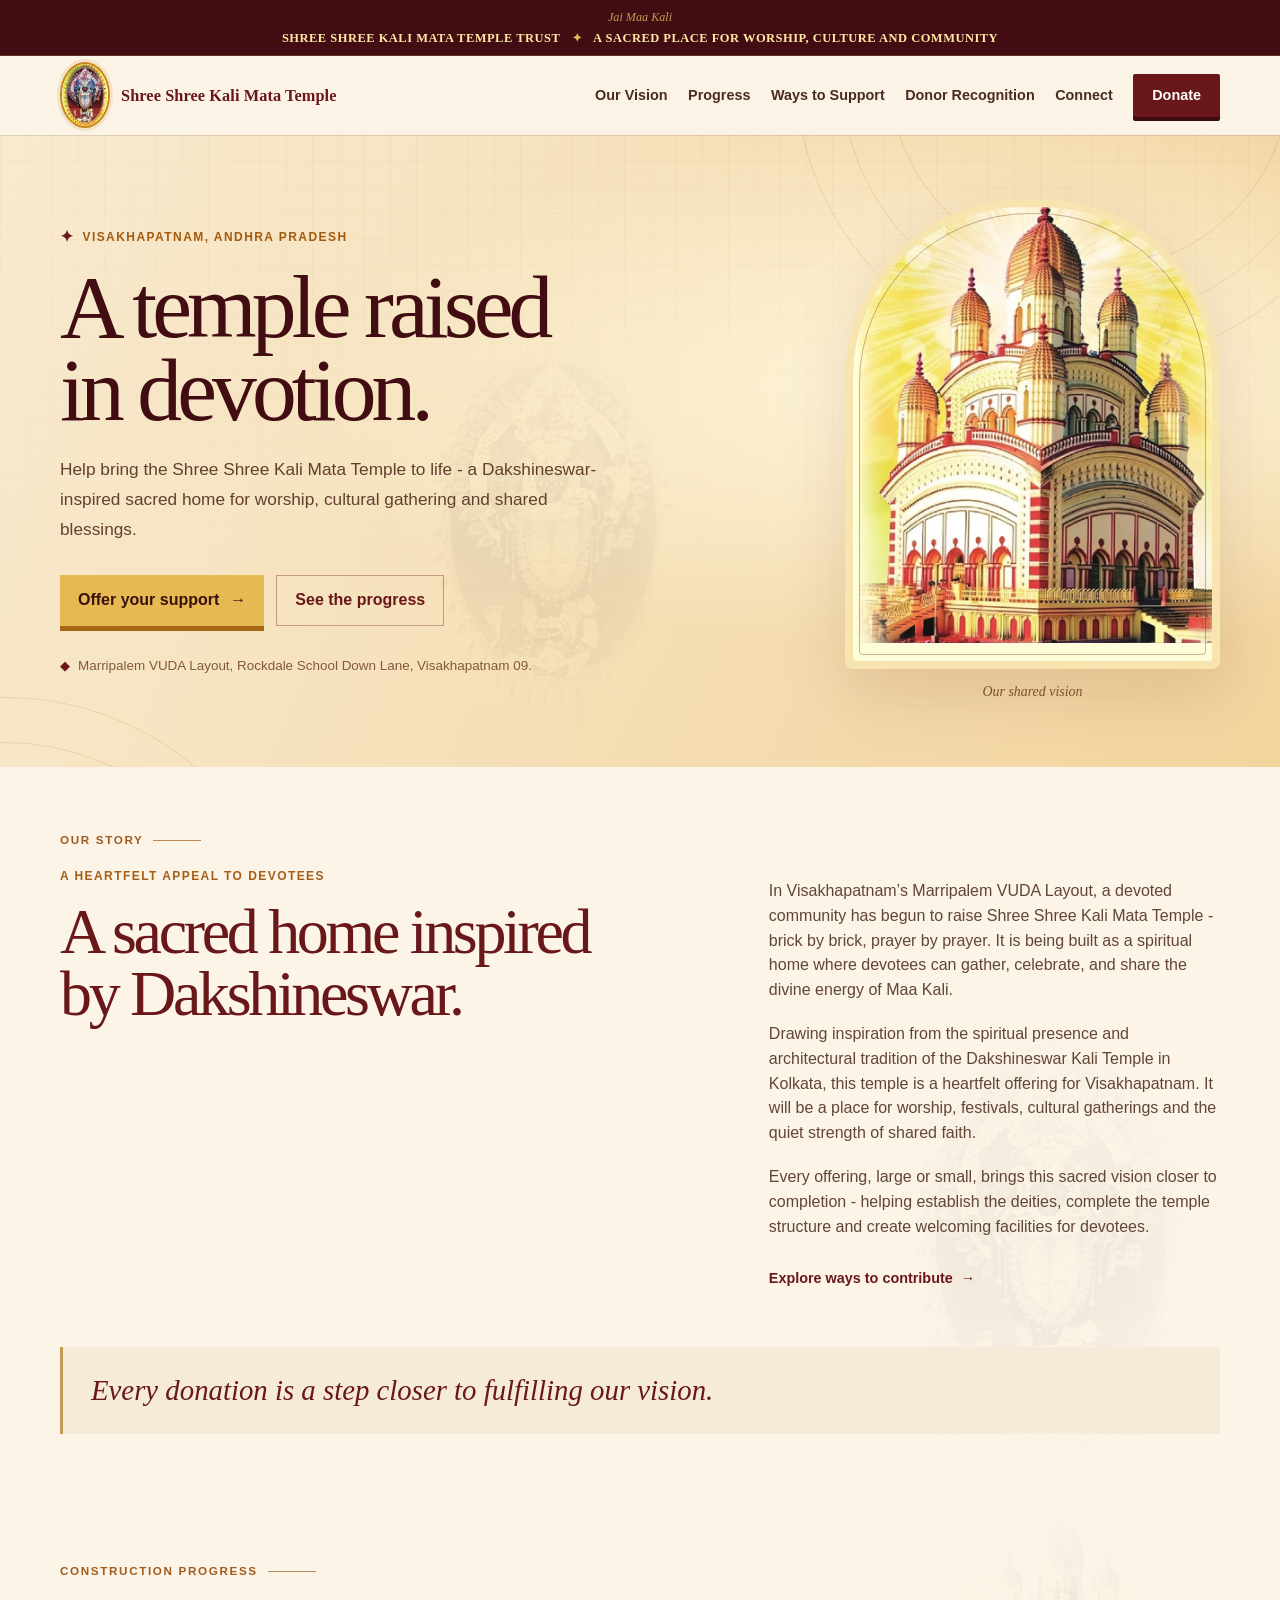
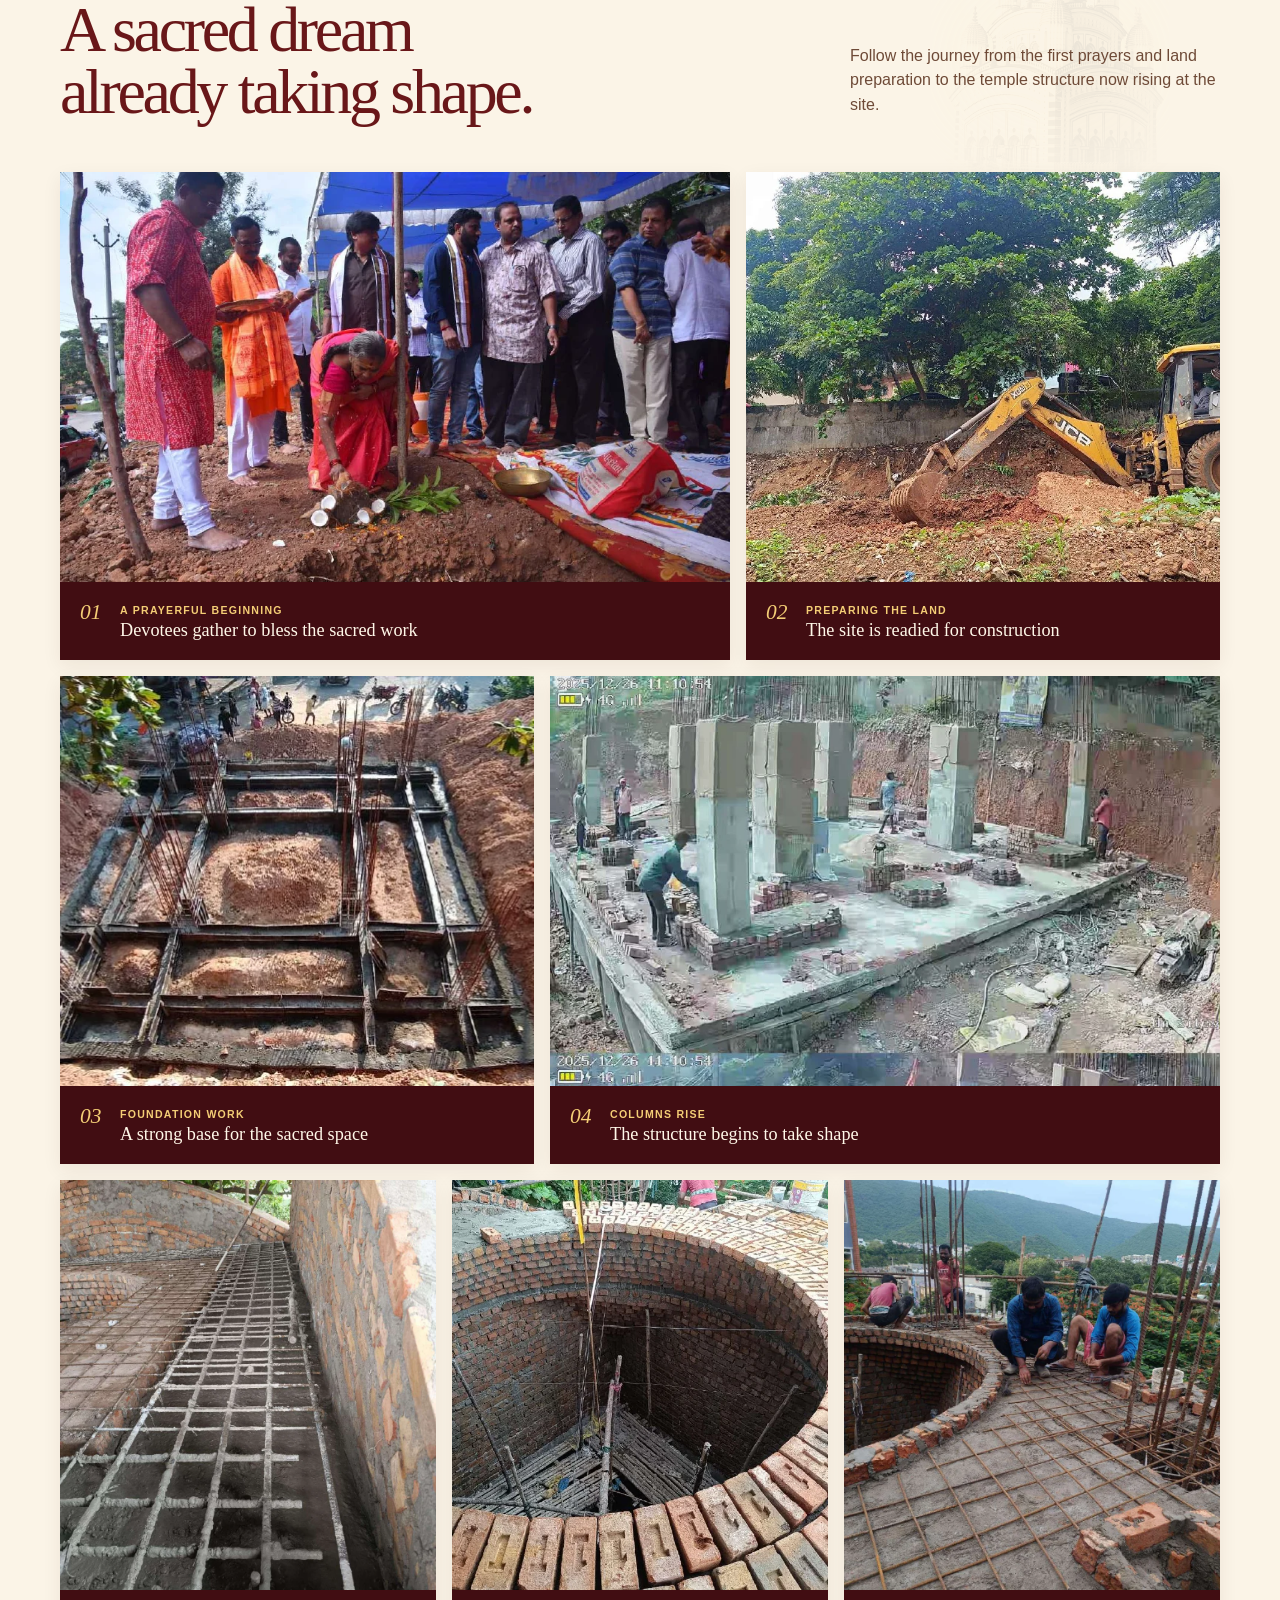
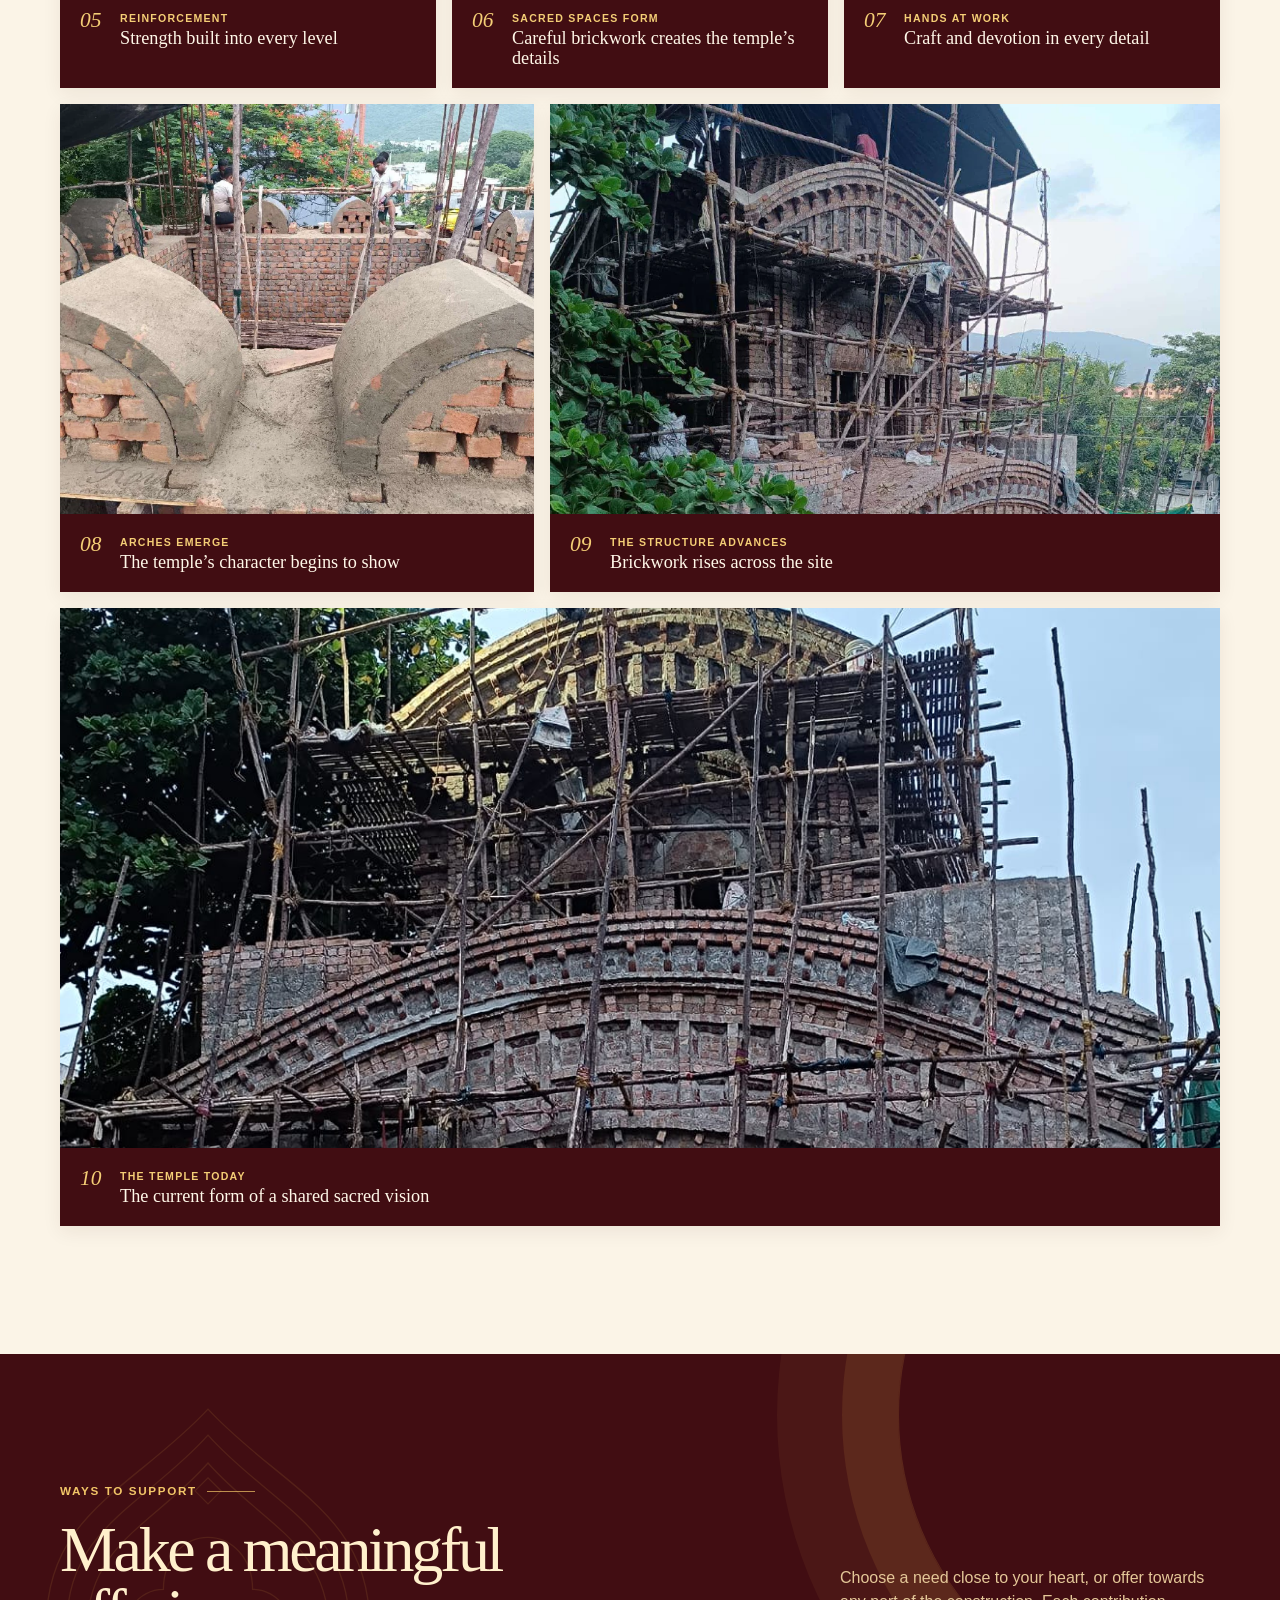
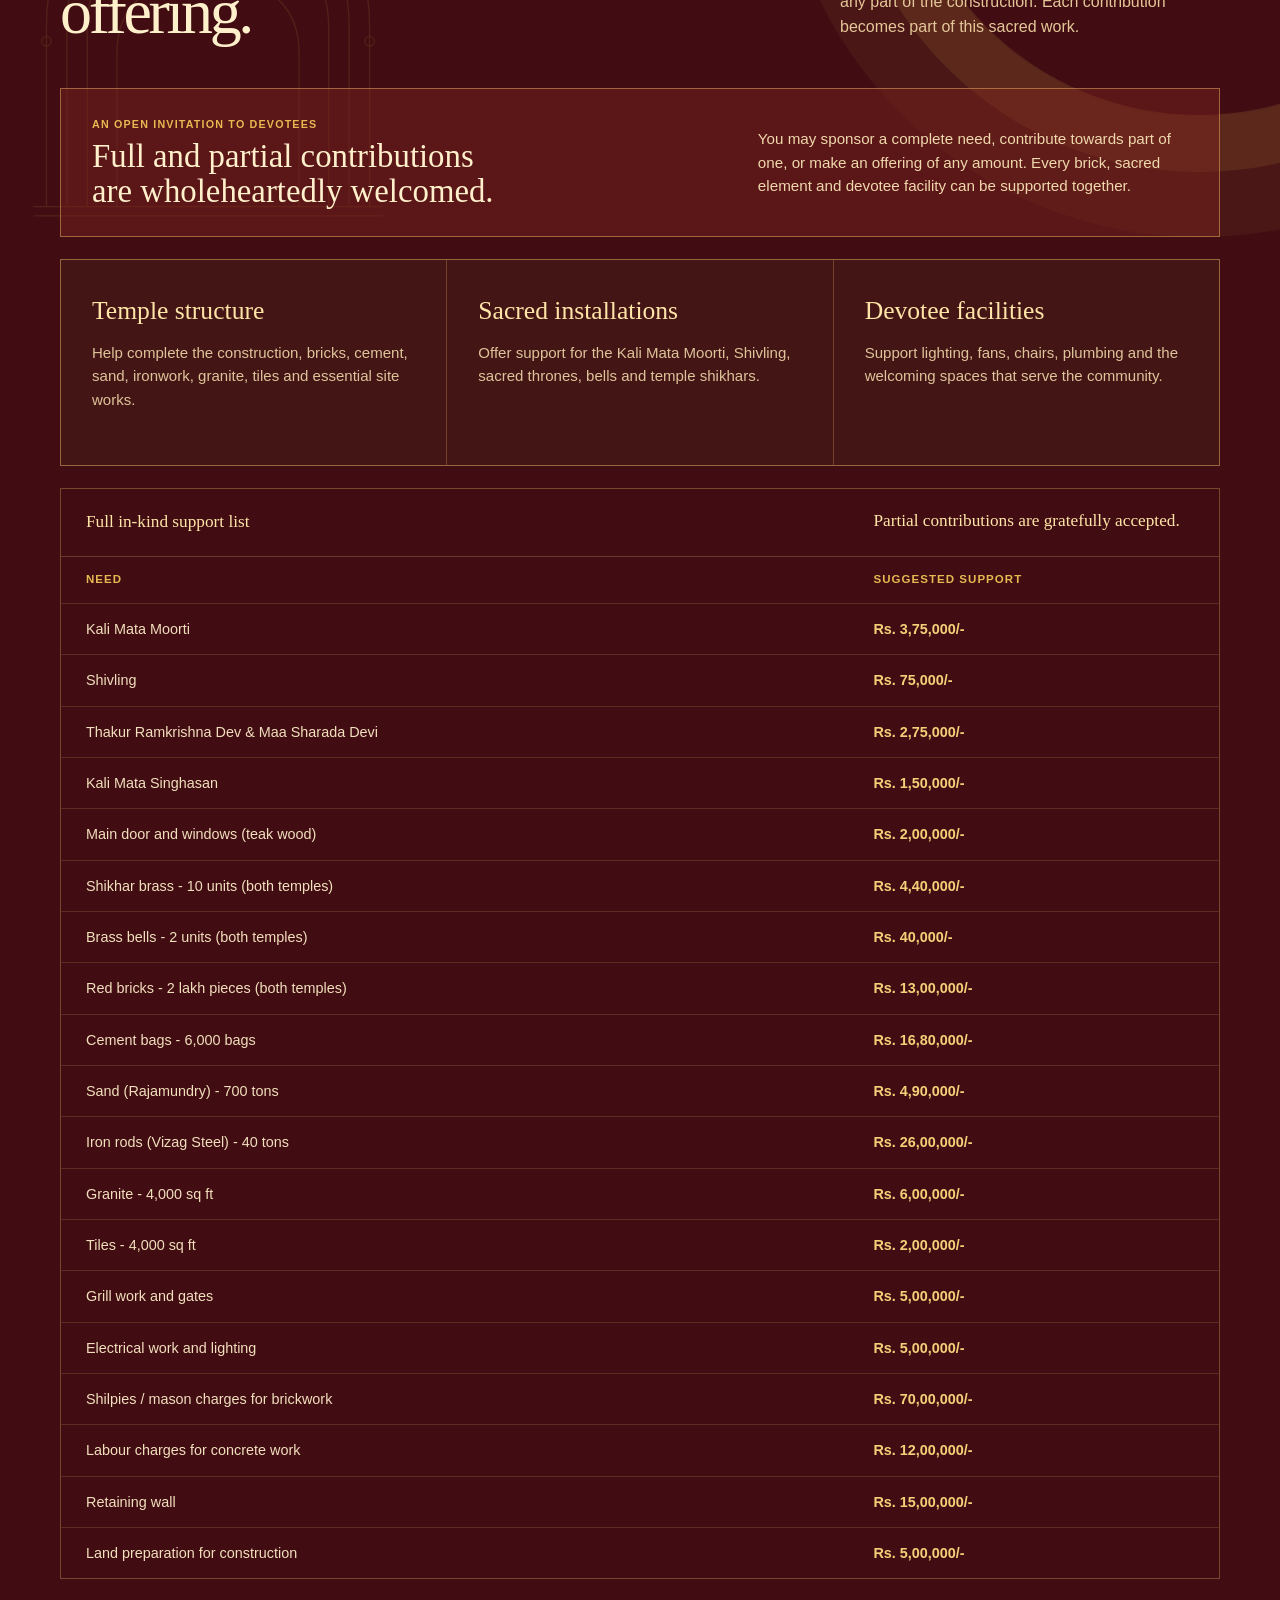
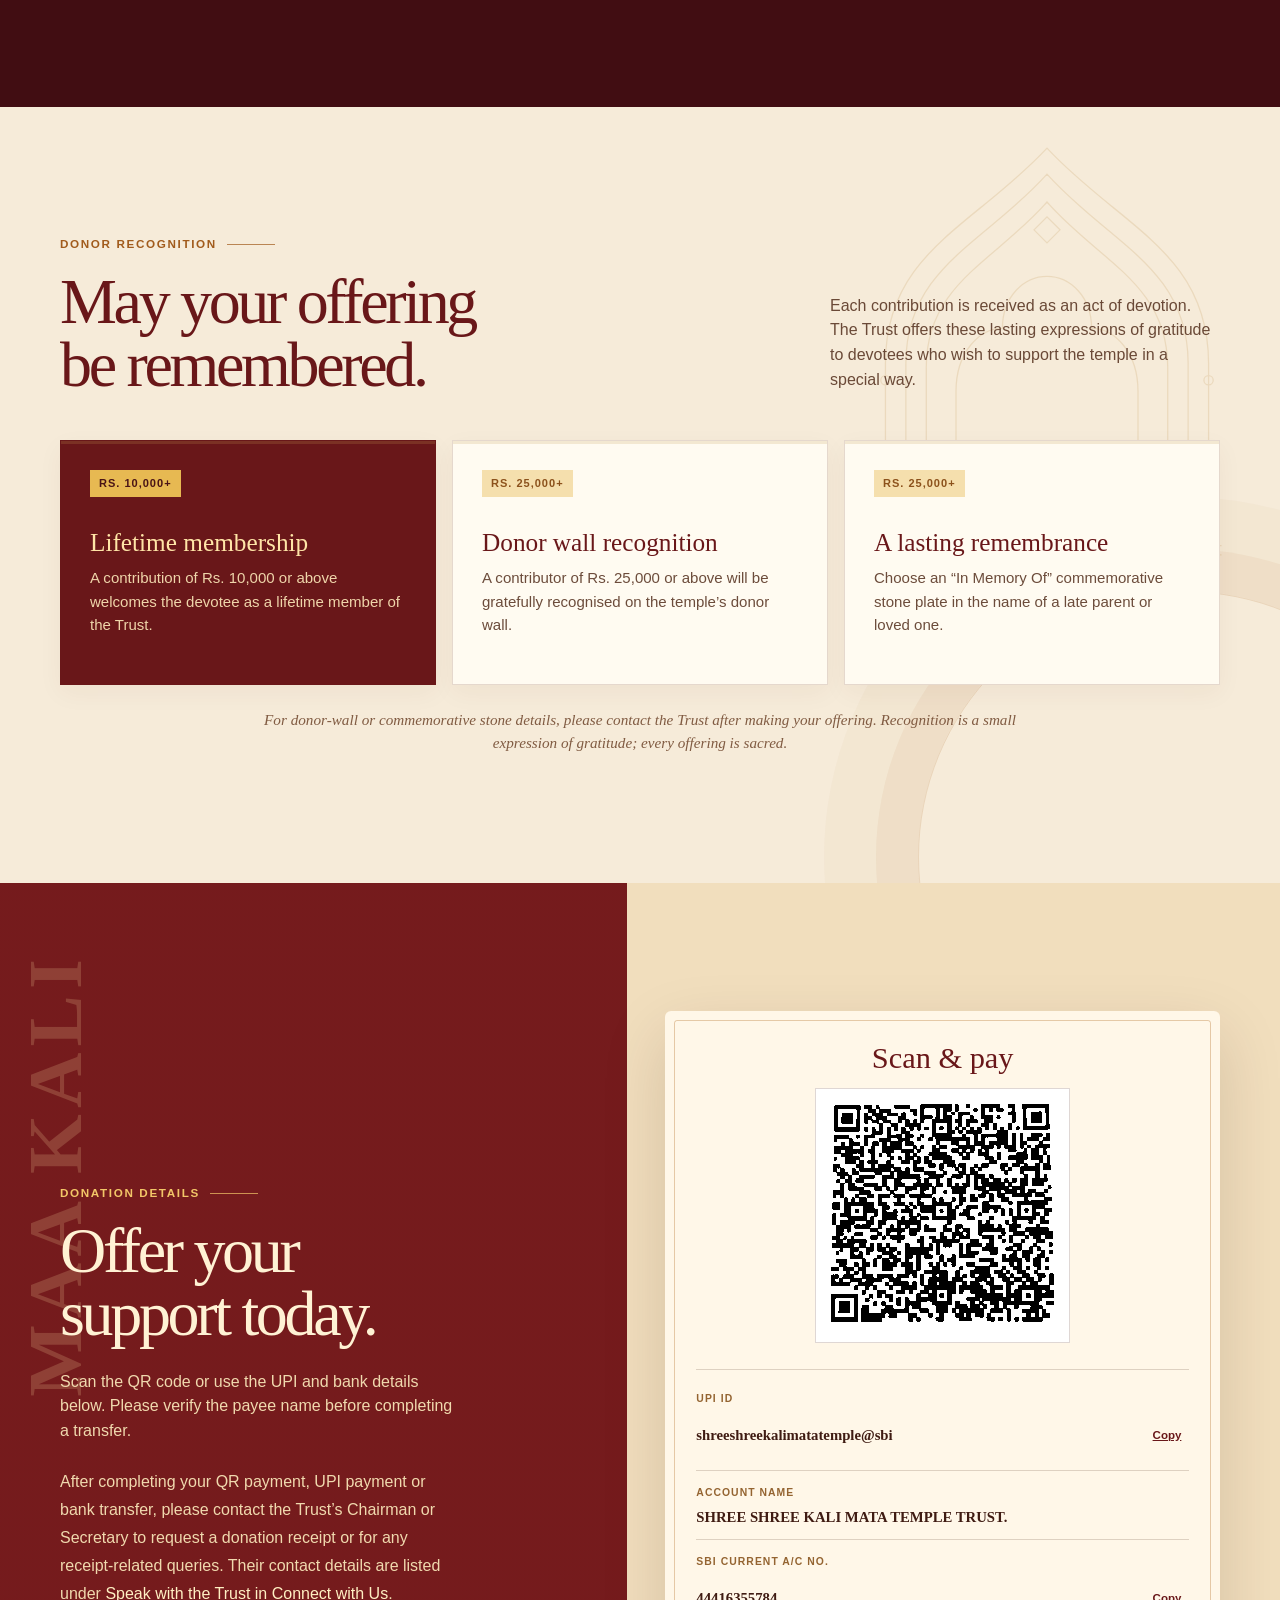
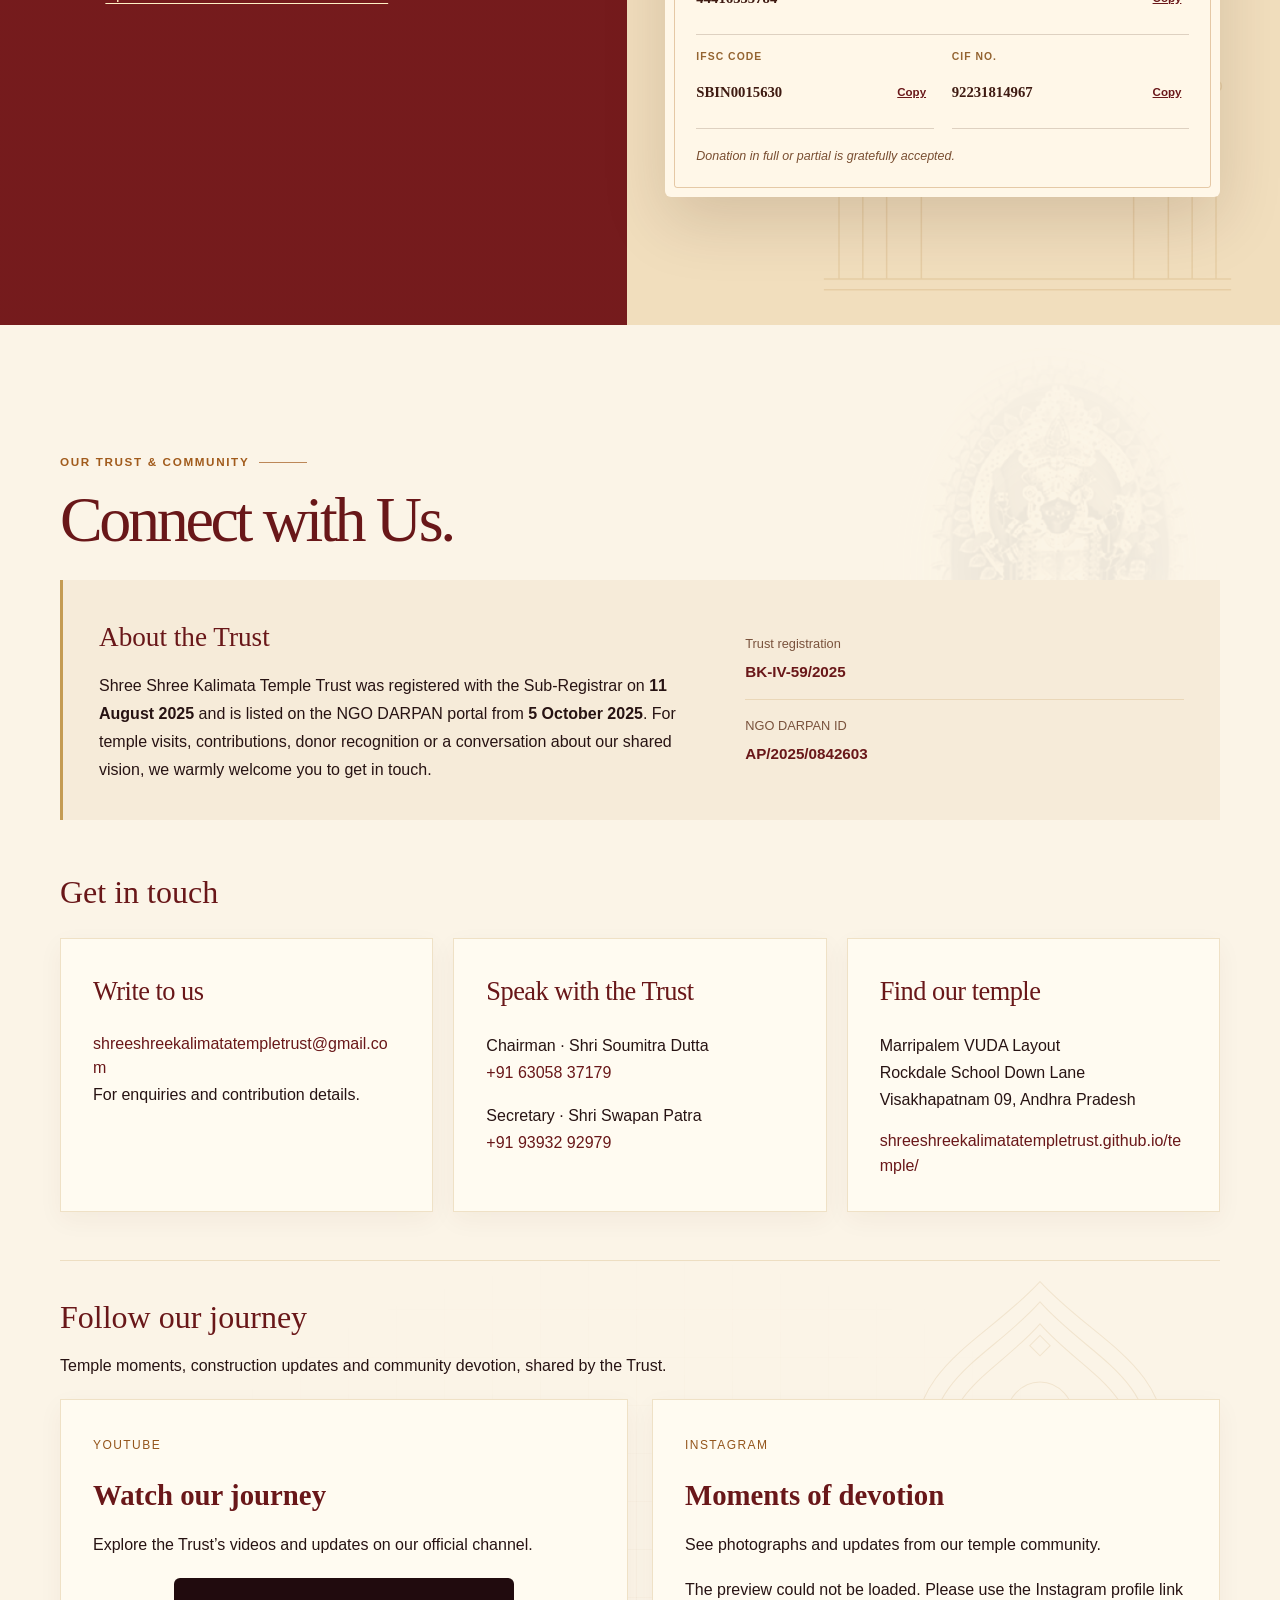
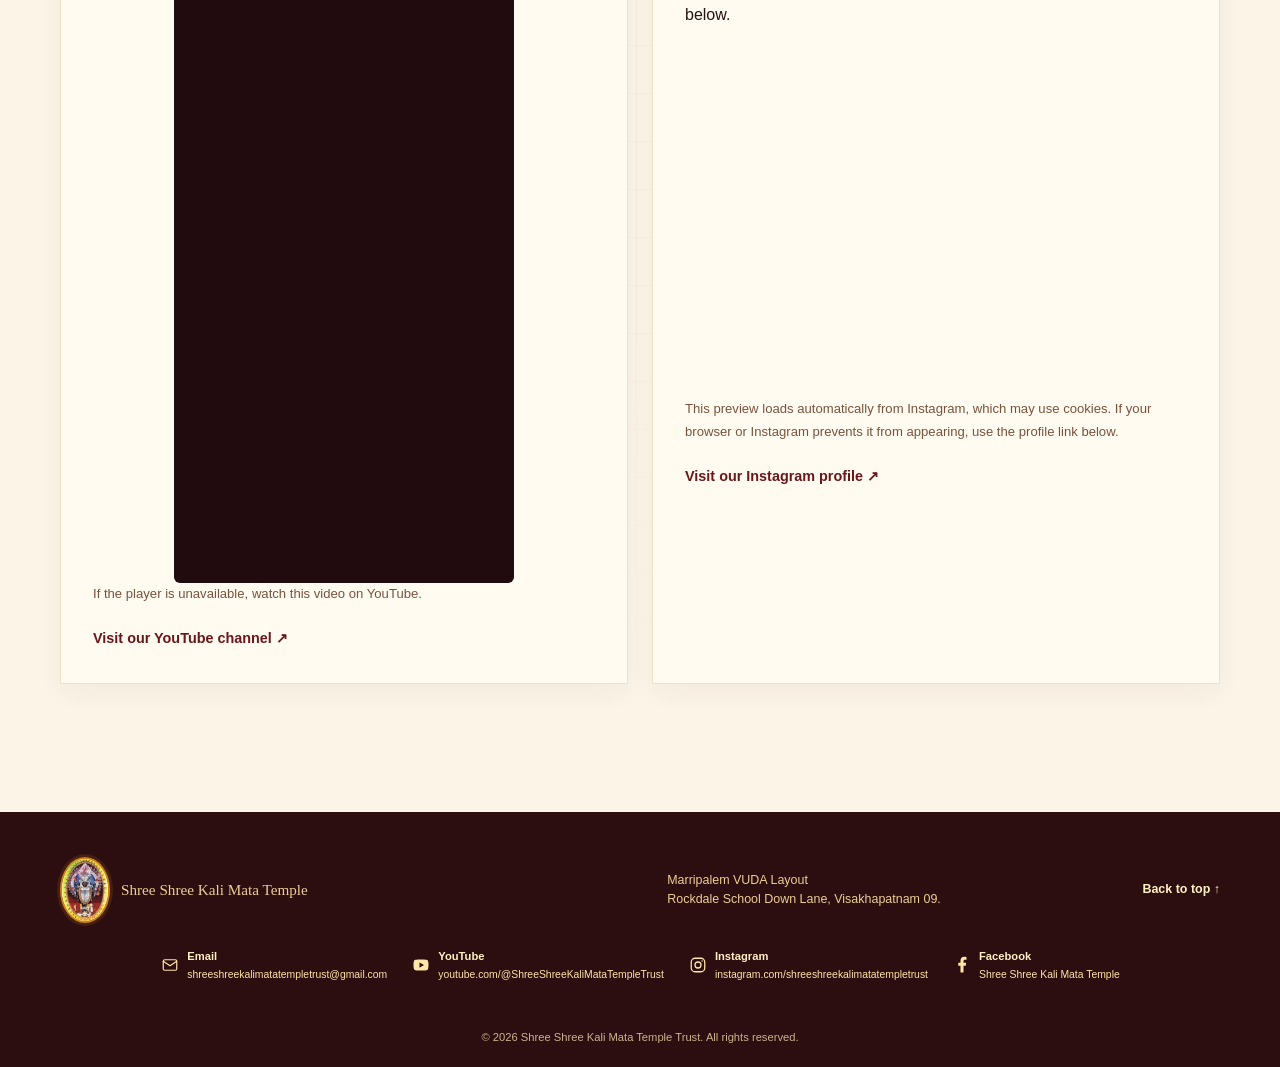
<file: index.html>
<!doctype html>
<html lang="en">
  <head>
    <meta charset="UTF-8" />
    <meta name="viewport" content="width=device-width, initial-scale=1.0, viewport-fit=cover" />
    <meta
      name="description"
      content="Support the construction of Shree Shree Kali Mata Temple in Marripalem VUDA Layout, Visakhapatnam."
    />
    <meta name="theme-color" content="#641416" />
    <meta name="referrer" content="strict-origin-when-cross-origin" />
    <title>Shree Shree Kali Mata Temple</title>
    <link rel="canonical" href="https://shreeshreekalimatatempletrust.github.io/temple/" />
    <link rel="stylesheet" href="styles.css" />
    <link rel="stylesheet" href="refinements.css" />
    <link rel="icon" href="assets/goddess-seal.webp" type="image/webp" />
  </head>
  <body id="top">
    <a class="skip-link" href="#main">Skip to content</a>

    <header class="site-header">
      <div class="topline"><p class="header-blessing">Jai Maa Kali</p>Shree Shree Kali Mata Temple Trust <span aria-hidden="true">&#10022;</span> A sacred place for worship, culture and community</div>
      <nav class="nav shell" aria-label="Primary navigation">
        <a class="brand" href="#top" aria-label="Shree Shree Kali Mata Temple home">
          <span class="brand-mark"><img src="assets/goddess-seal.webp" alt="" /></span>
          <span class="brand-copy"><strong>Shree Shree Kali Mata Temple</strong></span>
        </a>
        <button class="menu-button" type="button" aria-expanded="false" aria-controls="nav-links">
          <span class="menu-icon" aria-hidden="true"></span><span class="sr-only">Open menu</span>
        </button>
        <div class="nav-links" id="nav-links">
          <a href="#vision">Our Vision</a>
          <a href="#progress">Progress</a>
          <a href="#support">Ways to Support</a>
          <a href="#recognition">Donor Recognition</a>
          <a href="#contact">Connect</a>
          <a class="nav-donate" href="#donate">Donate</a>
        </div>
      </nav>
    </header>

    <main id="main">
      <section class="hero">
        <div class="hero-halo hero-halo-one" aria-hidden="true"></div>
        <div class="hero-halo hero-halo-two" aria-hidden="true"></div>
        <div class="hero-grid shell">
          <div class="hero-copy">
            <p class="eyebrow"><span class="flame" aria-hidden="true">&#10022;</span> Visakhapatnam, Andhra Pradesh</p>
            <h1>A temple raised<br />in devotion.</h1>
            <p class="hero-lead">
              Help bring the Shree Shree Kali Mata Temple to life - a Dakshineswar-inspired sacred home for worship, cultural gathering and shared blessings.
            </p>
            <div class="hero-actions">
              <a class="button button-gold" href="#donate">Offer your support <span aria-hidden="true">&#8594;</span></a>
              <a class="button button-quiet" href="#progress">See the progress</a>
            </div>
            <p class="location-line"><span aria-hidden="true">&#9670;</span> Marripalem VUDA Layout, Rockdale School Down Lane, Visakhapatnam 09.</p>
          </div>
          <figure class="hero-art">
            <div class="art-frame">
              <img src="assets/hero-temple.webp" width="800" height="1010" fetchpriority="high" alt="Glowing illustration of the proposed Shree Shree Kali Mata Temple" />
            </div>
            <figcaption>Our shared vision</figcaption>
          </figure>
        </div>
      </section>

      <section class="introduction section shell" id="vision">
        <div class="section-label">Our story</div>
        <div class="introduction-grid">
          <div>
            <p class="eyebrow eyebrow-dark">A heartfelt appeal to devotees</p>
            <h2>A sacred home inspired by Dakshineswar.</h2>
          </div>
          <div class="introduction-copy">
            <p>
              In Visakhapatnam’s Marripalem VUDA Layout, a devoted community has begun to raise Shree Shree Kali Mata Temple - brick by brick, prayer by prayer. It is being built as a spiritual home where devotees can gather, celebrate, and share the divine energy of Maa Kali.
            </p>
            <p>
              Drawing inspiration from the spiritual presence and architectural tradition of the Dakshineswar Kali Temple in Kolkata, this temple is a heartfelt offering for Visakhapatnam. It will be a place for worship, festivals, cultural gatherings and the quiet strength of shared faith.
            </p>
            <p>
              Every offering, large or small, brings this sacred vision closer to completion - helping establish the deities, complete the temple structure and create welcoming facilities for devotees.
            </p>
            <a class="text-link" href="#support">Explore ways to contribute <span aria-hidden="true">&#8594;</span></a>
          </div>
        </div>
        <blockquote class="story-quote">
          <p>Every donation is a step closer to fulfilling our vision.</p>
        </blockquote>
      </section>

      <section class="progress section shell" id="progress">
        <div class="progress-heading">
          <div>
            <div class="section-label">Construction progress</div>
            <h2>A sacred dream<br />already taking shape.</h2>
          </div>
          <p>Follow the journey from the first prayers and land preparation to the temple structure now rising at the site.</p>
        </div>
        <div class="gallery" aria-label="Construction progress photo gallery">
          <figure class="gallery-item gallery-prayer"><img src="assets/progress-prayer.webp" alt="Devotees taking part in the temple-site prayer ceremony" loading="lazy" /><figcaption><span class="gallery-step">01</span><span class="gallery-stage">A prayerful beginning</span><strong>Devotees gather to bless the sacred work</strong></figcaption></figure>
          <figure class="gallery-item gallery-land"><img src="assets/progress-land-preparation.webp" alt="Excavator preparing the temple site for construction" loading="lazy" /><figcaption><span class="gallery-step">02</span><span class="gallery-stage">Preparing the land</span><strong>The site is readied for construction</strong></figcaption></figure>
          <figure class="gallery-item gallery-foundation"><img src="assets/progress-foundation.webp" alt="Temple foundation under construction" loading="lazy" /><figcaption><span class="gallery-step">03</span><span class="gallery-stage">Foundation work</span><strong>A strong base for the sacred space</strong></figcaption></figure>
          <figure class="gallery-item gallery-columns"><img src="assets/progress-columns.webp" alt="Construction workers building the temple columns" loading="lazy" /><figcaption><span class="gallery-step">04</span><span class="gallery-stage">Columns rise</span><strong>The structure begins to take shape</strong></figcaption></figure>
          <figure class="gallery-item gallery-reinforcement"><img src="assets/progress-reinforcement.webp" alt="Reinforcement work underway at the temple site" loading="lazy" /><figcaption><span class="gallery-step">05</span><span class="gallery-stage">Reinforcement</span><strong>Strength built into every level</strong></figcaption></figure>
          <figure class="gallery-item gallery-circular"><img src="assets/progress-circular.webp" alt="Circular masonry work in progress at the temple site" loading="lazy" /><figcaption><span class="gallery-step">06</span><span class="gallery-stage">Sacred spaces form</span><strong>Careful brickwork creates the temple’s details</strong></figcaption></figure>
          <figure class="gallery-item gallery-artisans"><img src="assets/progress-artisans.webp" alt="Artisans working on the temple structure" loading="lazy" /><figcaption><span class="gallery-step">07</span><span class="gallery-stage">Hands at work</span><strong>Craft and devotion in every detail</strong></figcaption></figure>
          <figure class="gallery-item gallery-arches"><img src="assets/progress-arches.webp" alt="Masonry arches under construction" loading="lazy" /><figcaption><span class="gallery-step">08</span><span class="gallery-stage">Arches emerge</span><strong>The temple’s character begins to show</strong></figcaption></figure>
          <figure class="gallery-item gallery-side"><img src="assets/progress-side.webp" alt="Side view of the temple construction at the site" loading="lazy" /><figcaption><span class="gallery-step">09</span><span class="gallery-stage">The structure advances</span><strong>Brickwork rises across the site</strong></figcaption></figure>
          <figure class="gallery-item gallery-current"><img src="assets/progress-latest.jpeg" alt="Latest temple construction view with ornate brickwork, bamboo scaffolding and four visitors at the entrance" loading="lazy" /><figcaption><span class="gallery-step">10</span><span class="gallery-stage">The temple today</span><strong>The current form of a shared sacred vision</strong></figcaption></figure>
        </div>
      </section>

      <section class="support section" id="support">
        <div class="shell">
          <div class="support-heading">
            <div>
              <div class="section-label section-label-light">Ways to support</div>
              <h2>Make a meaningful<br />offering.</h2>
            </div>
            <p>Choose a need close to your heart, or offer towards any part of the construction. Each contribution becomes part of this sacred work.</p>
          </div>
          <aside class="open-contribution" aria-label="Full and partial contribution invitation">
            <div>
              <span class="open-contribution-label">An open invitation to devotees</span>
              <h3>Full and partial contributions are wholeheartedly welcomed.</h3>
            </div>
            <p>You may sponsor a complete need, contribute towards part of one, or make an offering of any amount. Every brick, sacred element and devotee facility can be supported together.</p>
          </aside>
          <div class="support-cards">
            <article class="support-card"><h3>Temple structure</h3><p>Help complete the construction, bricks, cement, sand, ironwork, granite, tiles and essential site works.</p></article>
            <article class="support-card"><h3>Sacred installations</h3><p>Offer support for the Kali Mata Moorti, Shivling, sacred thrones, bells and temple shikhars.</p></article>
            <article class="support-card"><h3>Devotee facilities</h3><p>Support lighting, fans, chairs, plumbing and the welcoming spaces that serve the community.</p></article>
          </div>
          <div class="in-kind-list">
            <div class="in-kind-heading"><span>Full in-kind support list</span><small>Partial contributions are gratefully accepted.</small></div>
            <div class="table-wrap">
              <table>
                <thead><tr><th scope="col">Need</th><th scope="col">Suggested support</th></tr></thead>
                <tbody>
                  <tr><td>Kali Mata Moorti</td><td>Rs. 3,75,000/-</td></tr>
                  <tr><td>Shivling</td><td>Rs. 75,000/-</td></tr>
                  <tr><td>Thakur Ramkrishna Dev &amp; Maa Sharada Devi</td><td>Rs. 2,75,000/-</td></tr>
                  <tr><td>Kali Mata Singhasan</td><td>Rs. 1,50,000/-</td></tr>
                  <tr><td>Main door and windows (teak wood)</td><td>Rs. 2,00,000/-</td></tr>
                  <tr><td>Shikhar brass - 10 units (both temples)</td><td>Rs. 4,40,000/-</td></tr>
                  <tr><td>Brass bells - 2 units (both temples)</td><td>Rs. 40,000/-</td></tr>
                  <tr><td>Red bricks - 2 lakh pieces (both temples)</td><td>Rs. 13,00,000/-</td></tr>
                  <tr><td>Cement bags - 6,000 bags</td><td>Rs. 16,80,000/-</td></tr>
                  <tr><td>Sand (Rajamundry) - 700 tons</td><td>Rs. 4,90,000/-</td></tr>
                  <tr><td>Iron rods (Vizag Steel) - 40 tons</td><td>Rs. 26,00,000/-</td></tr>
                  <tr><td>Granite - 4,000 sq ft</td><td>Rs. 6,00,000/-</td></tr>
                  <tr><td>Tiles - 4,000 sq ft</td><td>Rs. 2,00,000/-</td></tr>
                  <tr><td>Grill work and gates</td><td>Rs. 5,00,000/-</td></tr>
                  <tr><td>Electrical work and lighting</td><td>Rs. 5,00,000/-</td></tr>
                  <tr><td>Shilpies / mason charges for brickwork</td><td>Rs. 70,00,000/-</td></tr>
                  <tr><td>Labour charges for concrete work</td><td>Rs. 12,00,000/-</td></tr>
                  <tr><td>Retaining wall</td><td>Rs. 15,00,000/-</td></tr>
                  <tr><td>Land preparation for construction</td><td>Rs. 5,00,000/-</td></tr>
                </tbody>
              </table>
            </div>
          </div>
        </div>
      </section>

      <section class="recognition section" id="recognition">
        <div class="shell">
          <div class="recognition-heading">
            <div>
              <div class="section-label">Donor recognition</div>
              <h2>May your offering<br />be remembered.</h2>
            </div>
            <p>Each contribution is received as an act of devotion. The Trust offers these lasting expressions of gratitude to devotees who wish to support the temple in a special way.</p>
          </div>
          <div class="recognition-cards">
            <article class="recognition-card membership-card"><span class="recognition-amount">Rs. 10,000+</span><h3>Lifetime membership</h3><p>A contribution of Rs. 10,000 or above welcomes the devotee as a lifetime member of the Trust.</p></article>
            <article class="recognition-card"><span class="recognition-amount">Rs. 25,000+</span><h3>Donor wall recognition</h3><p>A contributor of Rs. 25,000 or above will be gratefully recognised on the temple’s donor wall.</p></article>
            <article class="recognition-card"><span class="recognition-amount">Rs. 25,000+</span><h3>A lasting remembrance</h3><p>Choose an “In Memory Of” commemorative stone plate in the name of a late parent or loved one.</p></article>
          </div>
          <p class="recognition-note">For donor-wall or commemorative stone details, please contact the Trust after making your offering. Recognition is a small expression of gratitude; every offering is sacred.</p>
        </div>
      </section>

      <section class="donate section" id="donate">
        <div class="donate-bg-text" aria-hidden="true" inert>MAA KALI</div>
        <div class="shell donate-grid">
          <div class="donate-copy">
            <div class="section-label section-label-light">Donation details</div>
            <h2>Offer your<br />support today.</h2>
            <p>Scan the QR code or use the UPI and bank details below. Please verify the payee name before completing a transfer.</p>
            <p class="donation-receipt">After completing your QR payment, UPI payment or bank transfer, please contact the Trust’s Chairman or Secretary to request a donation receipt or for any receipt-related queries. Their contact details are listed under <a href="#trust-contacts">Speak with the Trust in Connect with Us</a>.</p>
          </div>
          <div class="payment-card" aria-label="Temple Trust payment details">
            <div class="payment-card-top">
              <p class="payment-kicker">Scan &amp; pay</p>
              <img class="qr-code" src="assets/donation-qr.png" width="864" height="864" loading="lazy" decoding="async" alt="High-contrast UPI payment QR code for Shree Shree Kali Mata Temple Trust" />
            </div>
            <div class="payment-fields">
              <div class="payment-field"><span>UPI ID</span><strong>shreeshreekalimatatemple@sbi</strong><button class="copy-button" type="button" data-copy="shreeshreekalimatatemple@sbi">Copy</button></div>
              <div class="payment-field"><span>Account name</span><strong>SHREE SHREE KALI MATA TEMPLE TRUST.</strong></div>
              <div class="payment-field"><span>SBI Current A/C No.</span><strong>44416355784</strong><button class="copy-button" type="button" data-copy="44416355784">Copy</button></div>
              <div class="payment-field two-col"><span>IFSC code</span><strong>SBIN0015630</strong><button class="copy-button" type="button" data-copy="SBIN0015630">Copy</button></div>
              <div class="payment-field two-col"><span>CIF no.</span><strong>92231814967</strong><button class="copy-button" type="button" data-copy="92231814967">Copy</button></div>
            </div>
            <p class="payment-note">Donation in full or partial is gratefully accepted.</p>
          </div>
        </div>
      </section>
    <section class="contact-intro section shell" id="contact">
      <div class="section-label">Our Trust &amp; community</div>
      <h2>Connect with Us.</h2>
      <div class="trust-summary trust-introduction" id="registration" aria-label="About our Trust">
        <div>
          <h3>About the Trust</h3>
          <p>Shree Shree Kalimata Temple Trust was registered with the Sub-Registrar on <strong>11 August 2025</strong> and is listed on the NGO DARPAN portal from <strong>5 October 2025</strong>. For temple visits, contributions, donor recognition or a conversation about our shared vision, we warmly welcome you to get in touch.</p>
        </div>
        <ul class="trust-identifiers" aria-label="Trust registration identifiers">
          <li><span>Trust registration</span><strong>BK-IV-59/2025</strong></li>
          <li><span>NGO DARPAN ID</span><strong>AP/2025/0842603</strong></li>
        </ul>
      </div>
      <h3 class="connect-subheading">Get in touch</h3>
      <div class="contact-grid">
        <article class="contact-card"><h3>Write to us</h3><a href="mailto:shreeshreekalimatatempletrust@gmail.com">shreeshreekalimatatempletrust@gmail.com</a><p>For enquiries and contribution details.</p></article>
        <article class="contact-card" id="trust-contacts"><h3>Speak with the Trust</h3><p>Chairman · Shri Soumitra Dutta<br /><a href="tel:+916305837179">+91 63058 37179</a></p><p>Secretary · Shri Swapan Patra<br /><a href="tel:+919393292979">+91 93932 92979</a></p></article>
        <article class="contact-card"><h3>Find our temple</h3><p>Marripalem VUDA Layout<br />Rockdale School Down Lane<br />Visakhapatnam 09, Andhra Pradesh</p><a href="https://shreeshreekalimatatempletrust.github.io/temple/">shreeshreekalimatatempletrust.github.io/temple/</a></article>
      </div>
    <section class="connect-community" id="community" aria-labelledby="community-heading">
      <h3 class="connect-subheading" id="community-heading">Follow our journey</h3>
      <p>Temple moments, construction updates and community devotion, shared by the Trust.</p>
      <div class="social-grid">
        <article class="social-card"><span class="social-label">YouTube</span><h3>Watch our journey</h3><p>Explore the Trust’s videos and updates on our official channel.</p><div id="youtube-preview" class="youtube-preview"><iframe data-src="https://www.youtube-nocookie.com/embed/pKdtU6UtfNY?playsinline=1" title="Shree Shree Kali Mata Temple Trust — featured YouTube Short" loading="lazy" referrerpolicy="strict-origin-when-cross-origin" allow="accelerometer; autoplay; clipboard-write; encrypted-media; gyroscope; picture-in-picture; web-share" allowfullscreen></iframe></div><p class="embed-note">If the player is unavailable, <a href="https://www.youtube.com/shorts/pKdtU6UtfNY" target="_blank" rel="noopener noreferrer">watch this video on YouTube</a>.</p><a class="text-link" href="https://www.youtube.com/@ShreeShreeKaliMataTempleTrust" target="_blank" rel="noopener noreferrer">Visit our YouTube channel ↗</a></article>
        <article class="social-card"><span class="social-label">Instagram</span><h3>Moments of devotion</h3><p>See photographs and updates from our temple community.</p><div id="instagram-preview" aria-live="polite"></div><p class="embed-note">This preview loads automatically from Instagram, which may use cookies. If your browser or Instagram prevents it from appearing, use the profile link below.</p><a class="text-link" href="https://www.instagram.com/shreeshreekalimatatempletrust/" target="_blank" rel="noopener noreferrer">Visit our Instagram profile ↗</a></article>
      </div>
    </section>
    </section>
    </main>

    <footer class="footer" id="footer">
      <div class="shell footer-inner">
        <div><span class="brand-mark"><img src="assets/goddess-seal.webp" alt="" /></span><p>Shree Shree Kali Mata Temple</p></div>
        <div class="footer-address">
          <p>Marripalem VUDA Layout<br />Rockdale School Down Lane, Visakhapatnam 09.</p>
        </div>
        <a href="#top">Back to top &#8593;</a>
          <nav class="footer-social-links" aria-label="Email and social media">
            <a href="mailto:shreeshreekalimatatempletrust@gmail.com">
              <span class="footer-social-icon" aria-hidden="true"><svg viewBox="0 0 24 24" fill="none" stroke="currentColor" stroke-width="1.6" stroke-linecap="round" stroke-linejoin="round" focusable="false"><rect x="3" y="5" width="18" height="14" rx="2" /><path d="m3 7 9 6 9-6" /></svg></span>
              <span class="footer-social-copy"><strong>Email</strong><span>shreeshreekalimatatempletrust@<wbr />gmail.com</span></span>
            </a>
            <a href="https://www.youtube.com/@ShreeShreeKaliMataTempleTrust" target="_blank" rel="noopener noreferrer">
              <span class="footer-social-icon" aria-hidden="true"><svg viewBox="0 0 24 24" fill="currentColor" focusable="false"><path d="M21.5 7.1a2.8 2.8 0 0 0-2-2C17.8 4.6 12 4.6 12 4.6s-5.8 0-7.5.5a2.8 2.8 0 0 0-2 2C2 8.8 2 12 2 12s0 3.2.5 4.9a2.8 2.8 0 0 0 2 2c1.7.5 7.5.5 7.5.5s5.8 0 7.5-.5a2.8 2.8 0 0 0 2-2c.5-1.7.5-4.9.5-4.9s0-3.2-.5-4.9ZM10 15.5v-7l6 3.5Z" /></svg></span>
              <span class="footer-social-copy"><strong>YouTube</strong><span>youtube.com/<wbr />@ShreeShreeKaliMataTempleTrust</span></span>
            </a>
            <a href="https://www.instagram.com/shreeshreekalimatatempletrust/" target="_blank" rel="noopener noreferrer">
              <span class="footer-social-icon" aria-hidden="true"><svg viewBox="0 0 24 24" fill="none" stroke="currentColor" stroke-width="1.7" focusable="false"><rect x="3" y="3" width="18" height="18" rx="5" /><circle cx="12" cy="12" r="4" /><circle cx="17.5" cy="6.5" r="1" fill="currentColor" stroke="none" /></svg></span>
              <span class="footer-social-copy"><strong>Instagram</strong><span>instagram.com/<wbr />shreeshreekalimatatempletrust</span></span>
            </a>
            <a href="https://www.facebook.com/profile.php?id=61594588888456" target="_blank" rel="noopener noreferrer">
              <span class="footer-social-icon" aria-hidden="true"><svg viewBox="0 0 24 24" fill="currentColor" focusable="false"><path d="M14 22v-9h3l.5-4H14V7c0-1.2.4-2 2-2h2V1.4A25 25 0 0 0 15 1c-3 0-5 1.8-5 5v3H7v4h3v9Z" /></svg></span>
              <span class="footer-social-copy"><strong>Facebook</strong><span>Shree Shree Kali Mata Temple</span></span>
            </a>
          </nav>
      </div>
      <p class="footer-copyright">&copy; 2026 Shree Shree Kali Mata Temple Trust. All rights reserved.</p>
    </footer>
    <a class="mobile-donate" href="#donate"><span aria-hidden="true">&#10022;</span> Offer your support</a>
    <div class="toast" role="status" aria-live="polite"></div>
    <script src="script.js"></script>
    <script src="community.js"></script>
  </body>
</html>
</file>
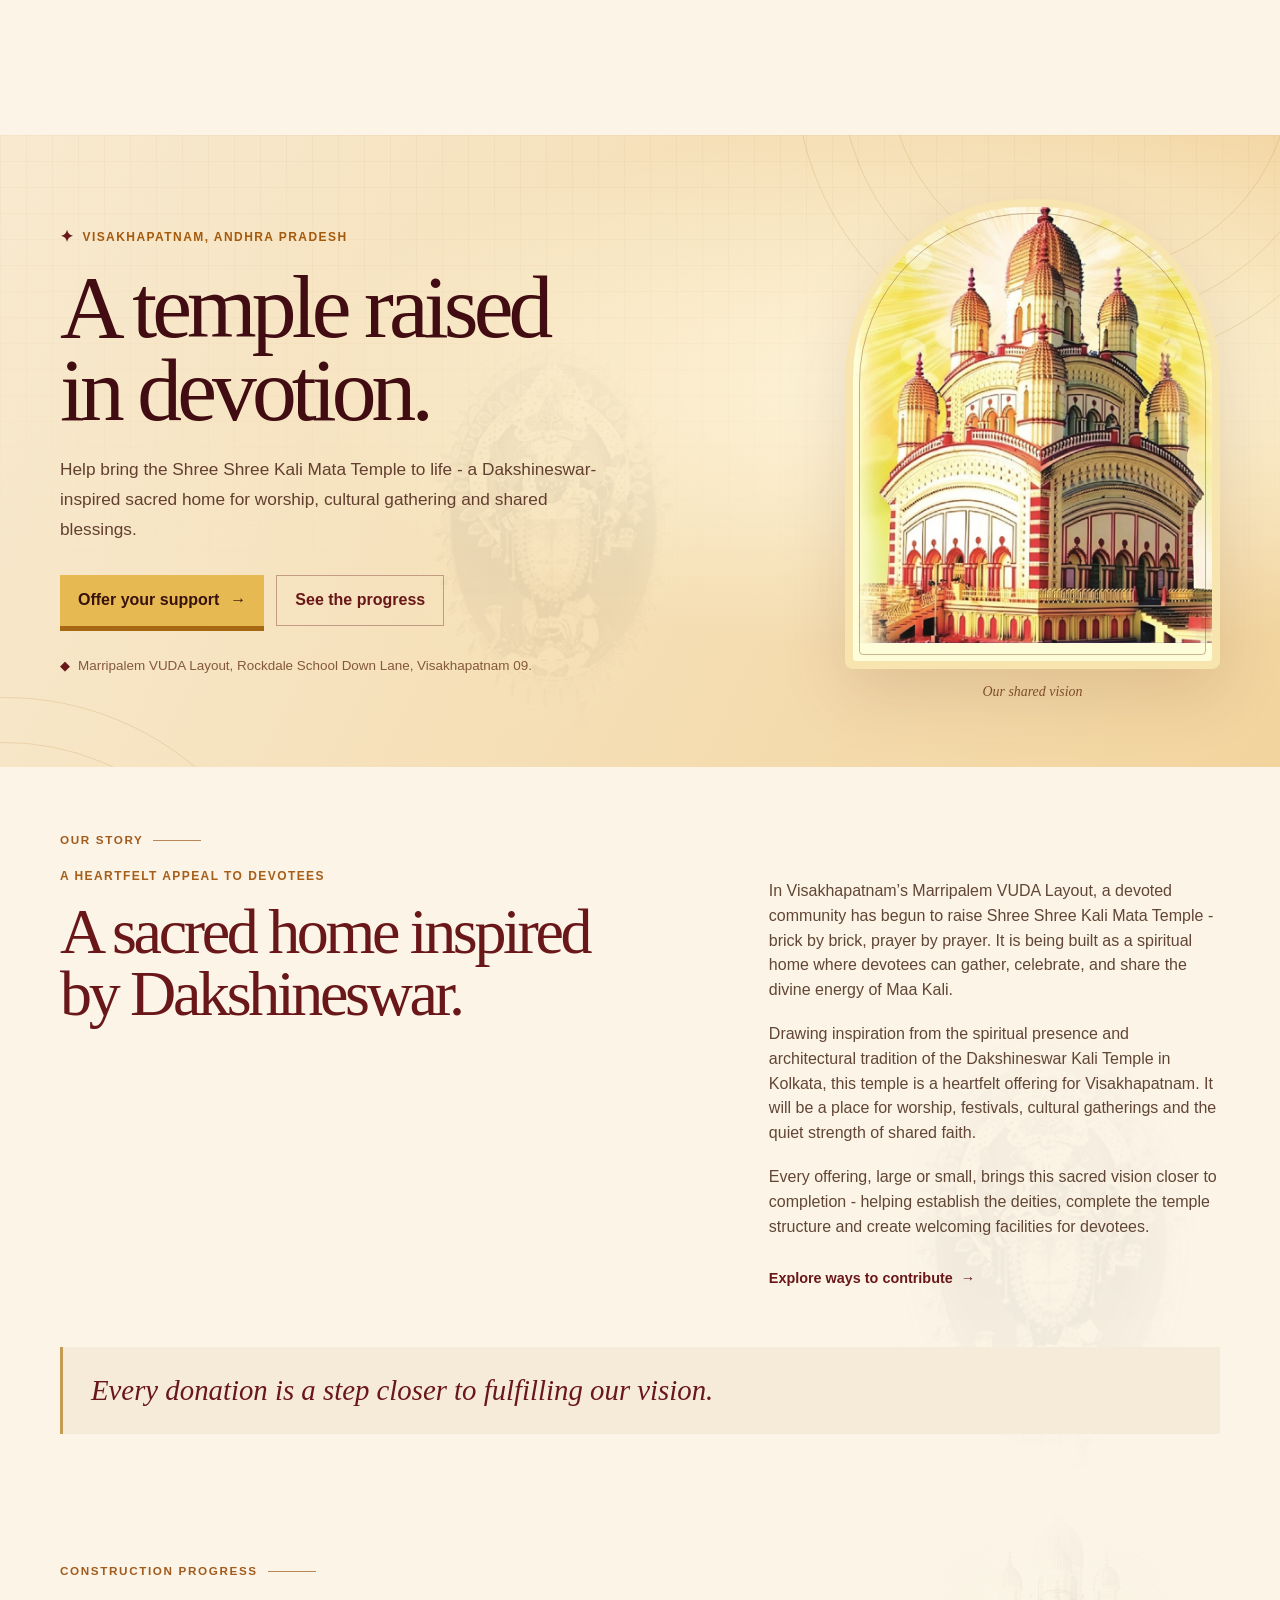
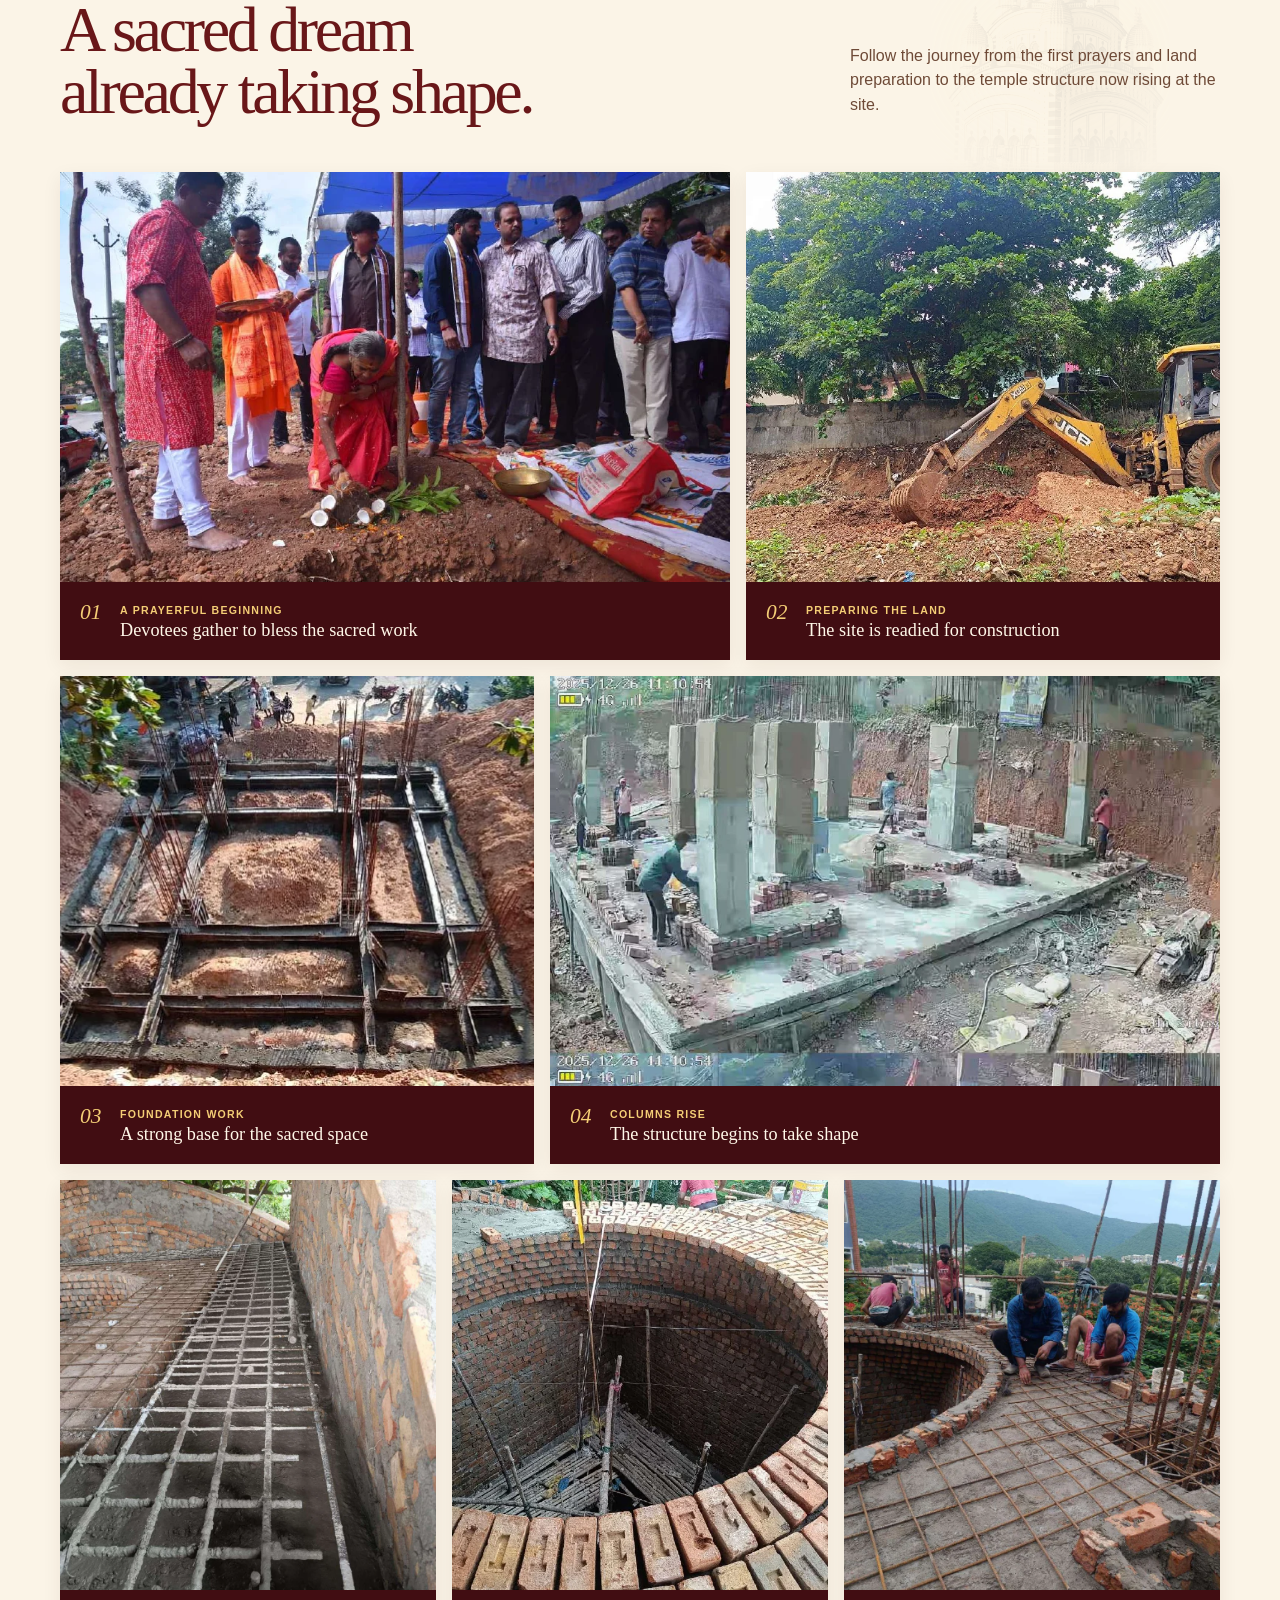
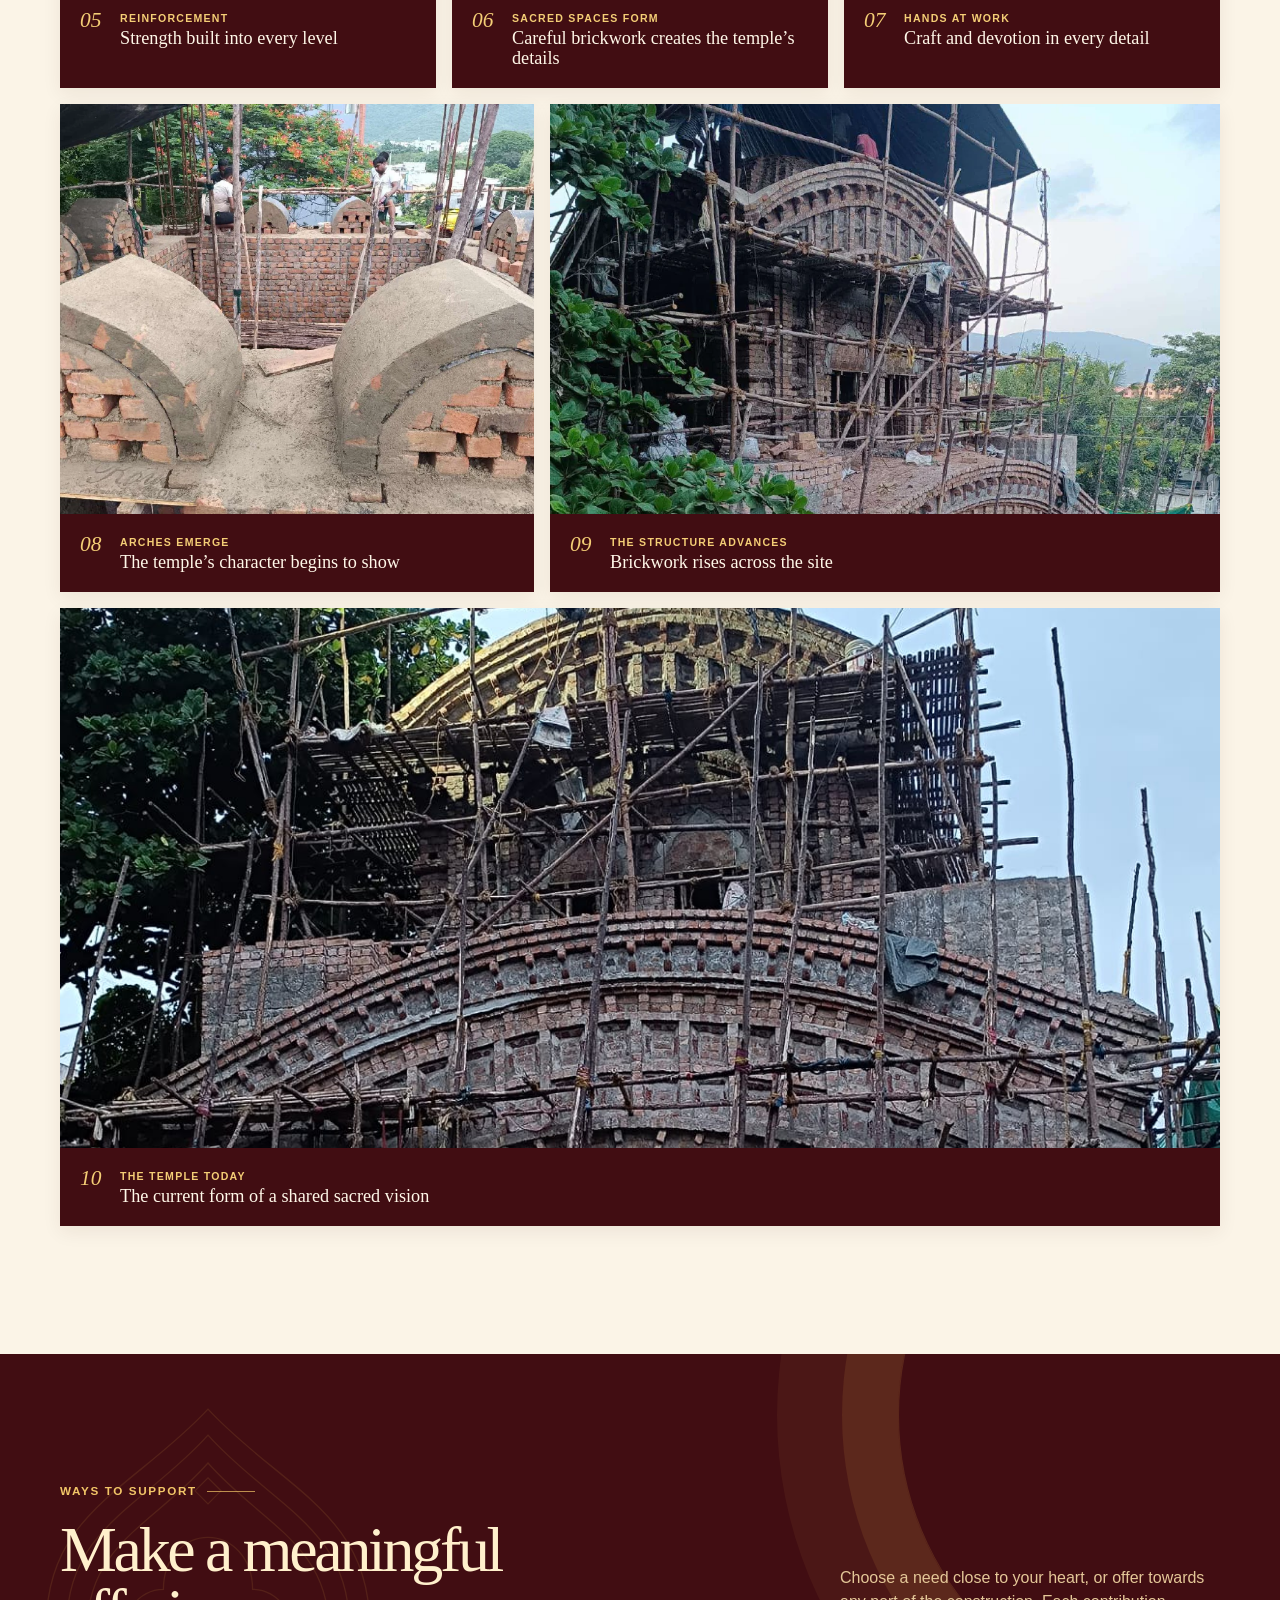
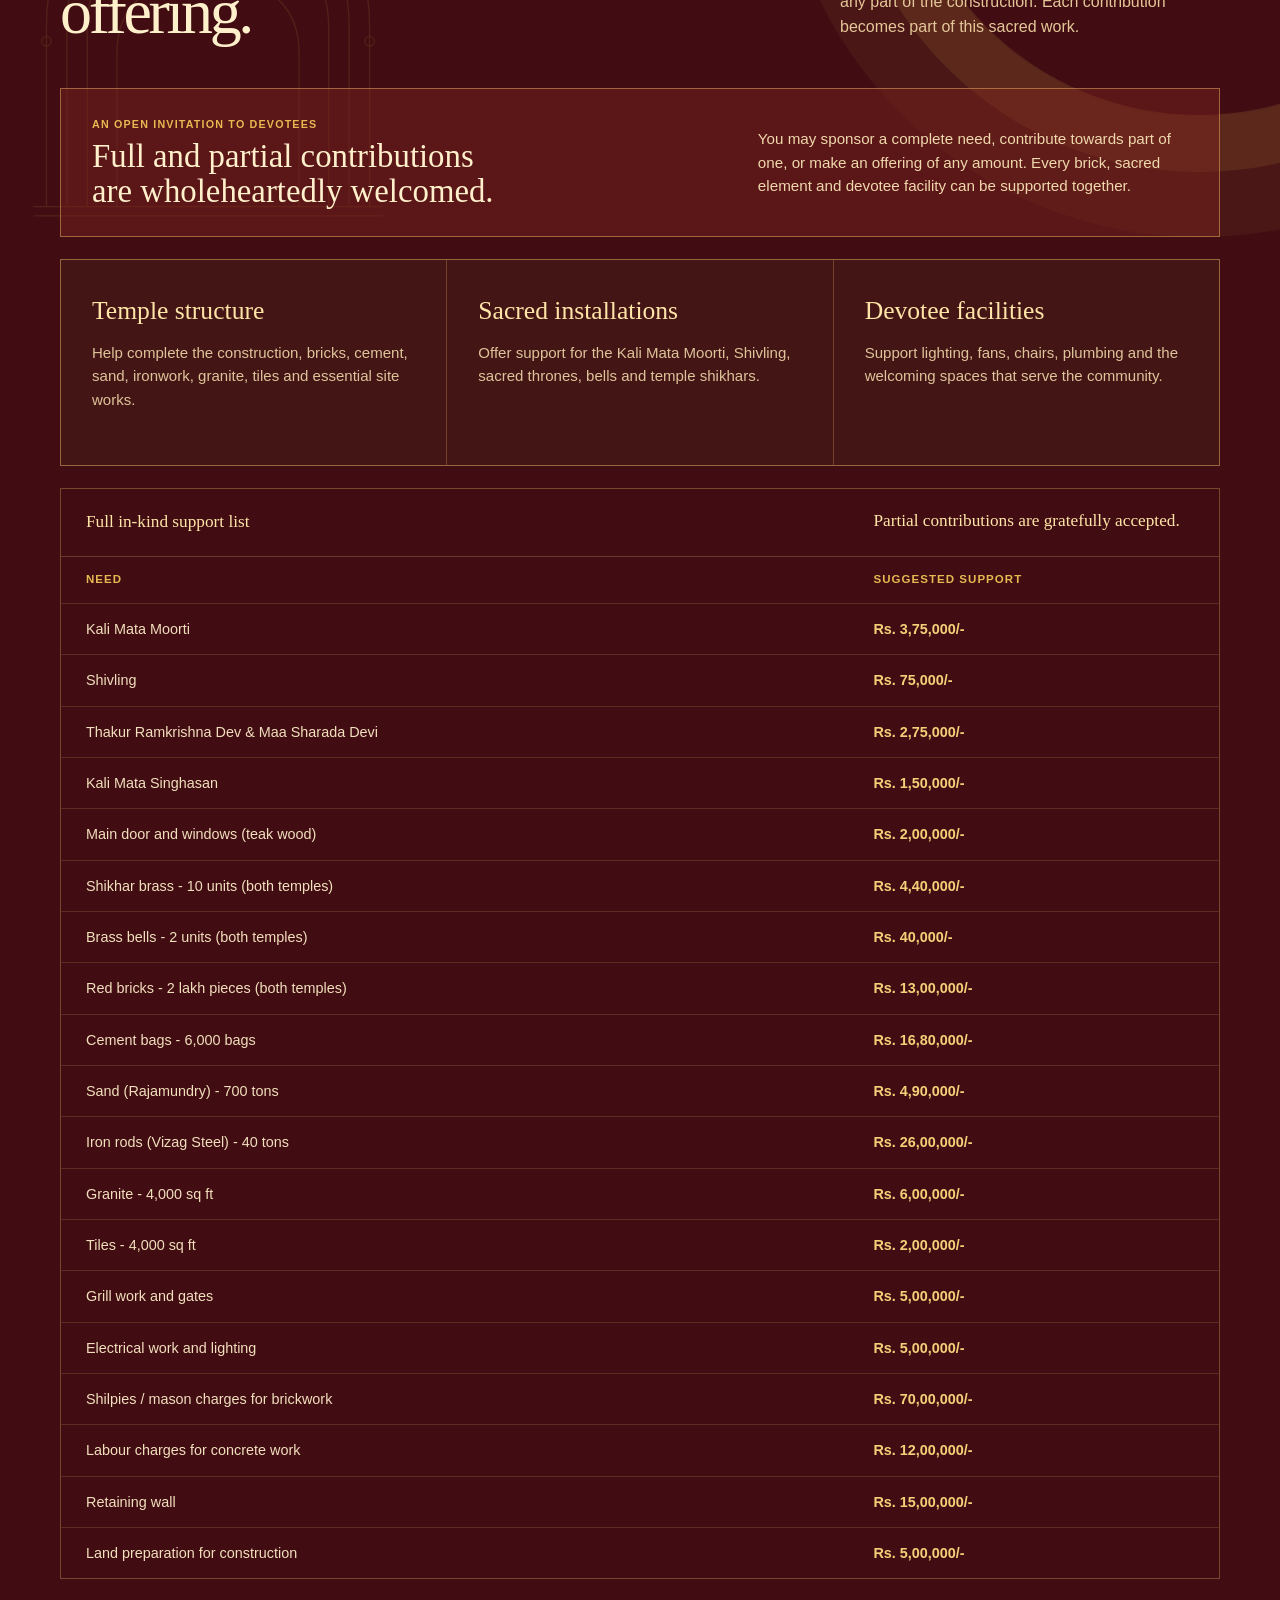
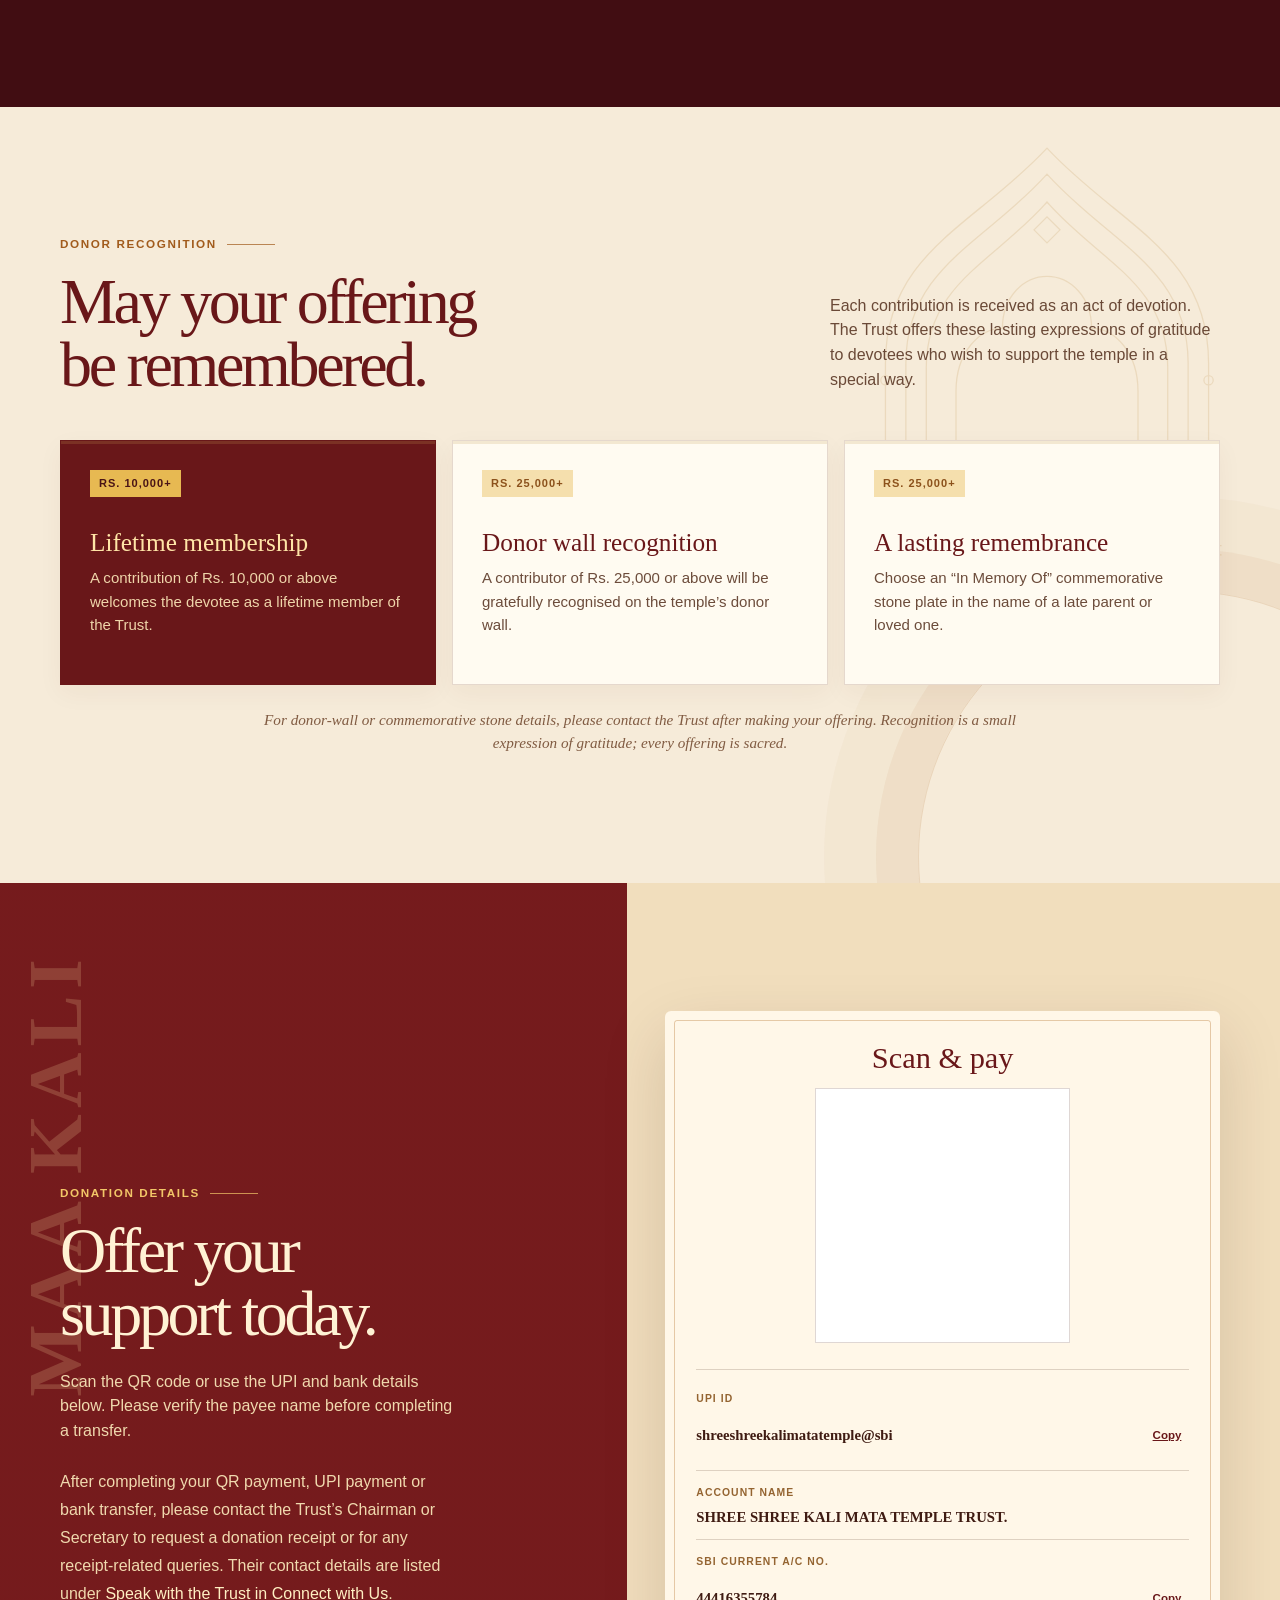
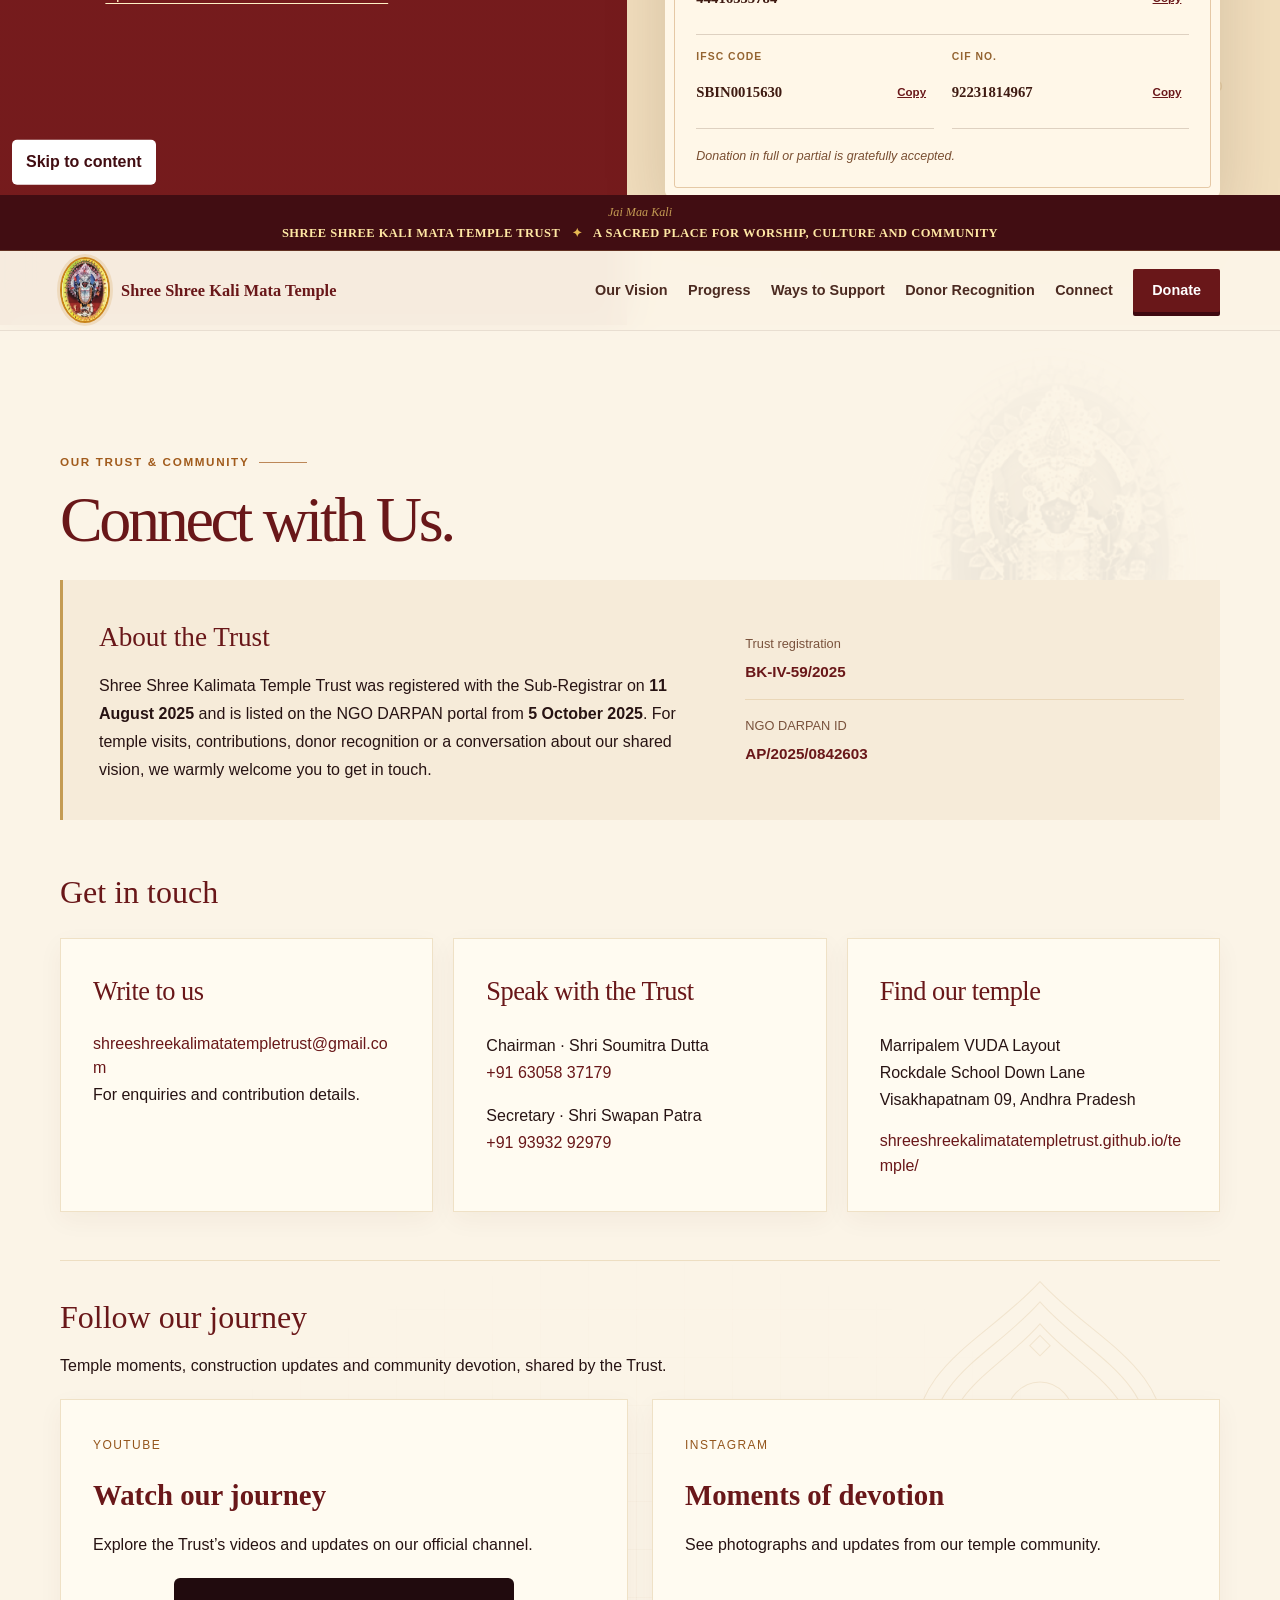
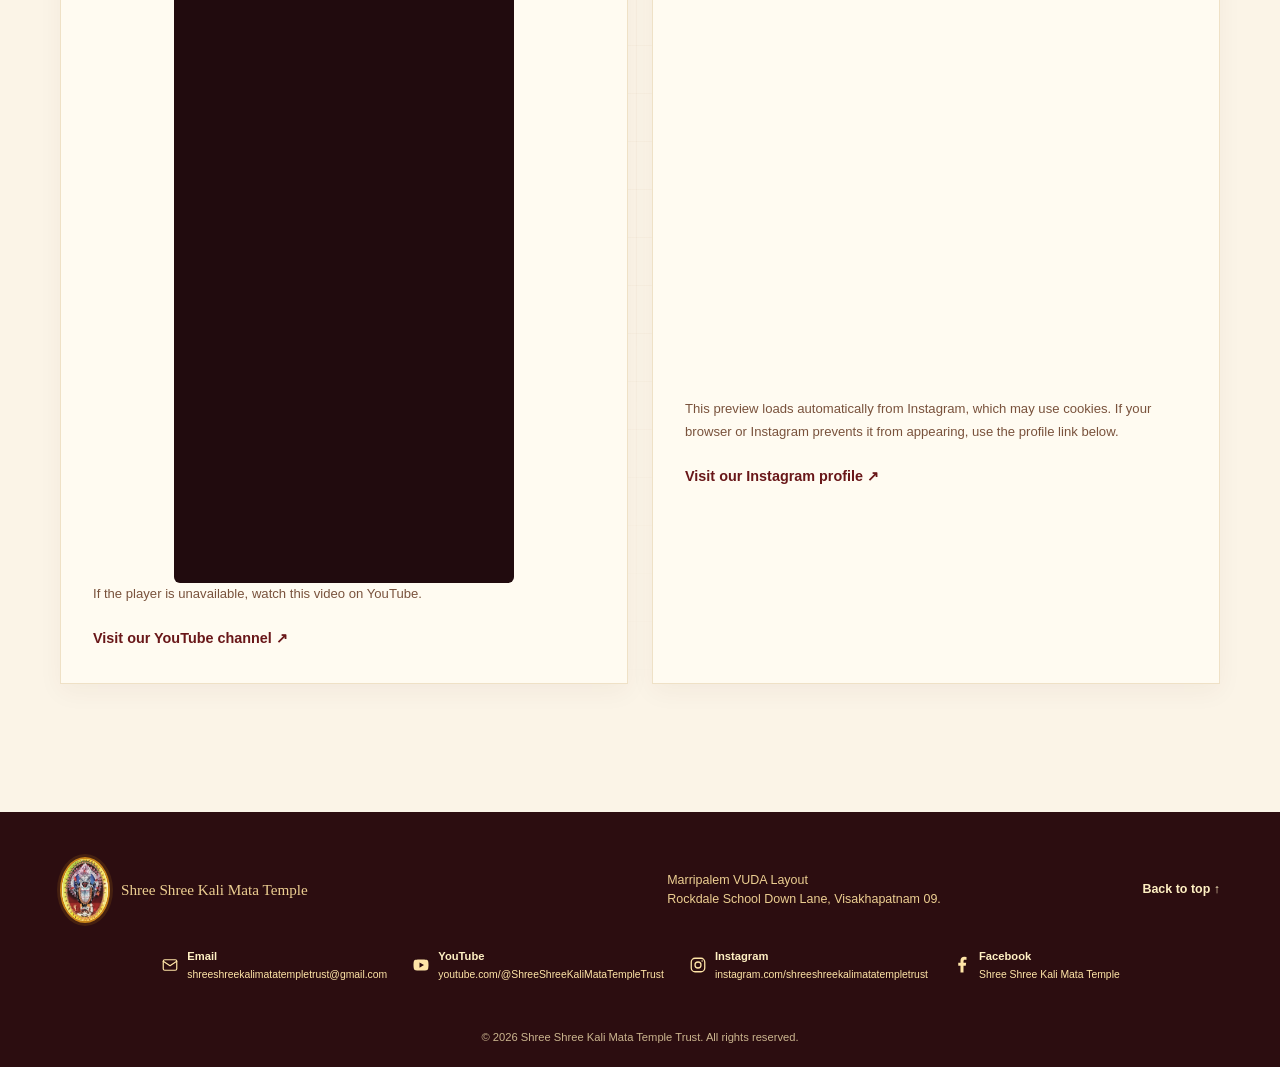
<file: contact.html>
<!doctype html>
<html lang="en">
<head>
  <meta charset="UTF-8" />
  <meta name="viewport" content="width=device-width, initial-scale=1" />
  <meta http-equiv="refresh" content="0; url=index.html#contact" />
  <link rel="canonical" href="https://shreeshreekalimatatempletrust.github.io/temple/#contact" />
  <title>Contact | Shree Shree Kali Mata Temple Trust</title>
</head>
<body><p>Contact and Trust details are now on our main website. <a href="index.html#contact">Go to the Contact section</a>.</p></body>
</html>
</file>
<file: styles.css>
:root {
  --ink: #271313;
  --warm-ink: #552a1d;
  --wine: #691719;
  --wine-dark: #410d12;
  --saffron: #c88319;
  --gold: #e7b952;
  --cream: #fbf4e7;
  --paper: #f5ead6;
  --mist: #e8dac3;
  --line: rgba(75, 35, 20, 0.18);
  --shell: min(1160px, calc(100% - 48px));
}

* { box-sizing: border-box; }

html { scroll-behavior: smooth; }

body {
  margin: 0;
  color: var(--ink);
  background: var(--cream);
  font-family: "Segoe UI", Candara, Calibri, Arial, sans-serif;
  font-size: 16px;
  line-height: 1.55;
}

body::selection { color: #fff; background: var(--wine); }

img { display: block; max-width: 100%; }

a { color: inherit; text-decoration: none; }

button { font: inherit; }

.shell { width: var(--shell); margin-inline: auto; }

.sr-only {
  position: absolute;
  width: 1px;
  height: 1px;
  padding: 0;
  margin: -1px;
  overflow: hidden;
  clip: rect(0, 0, 0, 0);
  white-space: nowrap;
  border: 0;
}

.skip-link {
  position: fixed;
  z-index: 100;
  top: 12px;
  left: 12px;
  transform: translateY(-150%);
  padding: 10px 14px;
  background: #fff;
  color: var(--wine-dark);
  border-radius: 5px;
  font-weight: 700;
}

.skip-link:focus { transform: translateY(0); }

.topline {
  padding: 8px 20px;
  overflow: hidden;
  color: #ffe8a4;
  background: var(--wine-dark);
  font-family: Georgia, "Times New Roman", serif;
  font-size: 0.78rem;
  font-weight: 700;
  letter-spacing: 0.08em;
  text-align: center;
  text-transform: uppercase;
}

.topline span { margin-inline: 8px; color: var(--gold); }

.site-header {
  position: sticky;
  top: 0;
  z-index: 100;
  background: rgba(251, 244, 231, 0.96);
  box-shadow: 0 1px 0 rgba(75, 35, 20, 0.1);
}

section[id] { scroll-margin-top: 130px; }

.nav {
  display: flex;
  align-items: center;
  justify-content: space-between;
  min-height: 79px;
  gap: 25px;
}

.brand { display: flex; align-items: center; gap: 11px; min-width: 250px; }

.brand-mark {
  display: grid;
  width: 52px;
  height: 52px;
  overflow: hidden;
  border: 2px solid var(--saffron);
  border-radius: 50%;
  place-items: center;
  background: #f6dea1;
  box-shadow: 0 0 0 3px rgba(200, 131, 25, 0.16);
}

.brand-mark img { width: 52px; height: 62px; max-width: none; object-fit: cover; object-position: center 44%; }

.brand-copy { display: block; min-width: 0; font-family: Georgia, "Times New Roman", serif; line-height: 1.05; }
.brand-copy strong { display: block; color: var(--wine); font-size: 1.02rem; letter-spacing: 0.005em; white-space: nowrap; }

.nav-links { display: flex; align-items: center; gap: 26px; }
.nav-links > a { position: relative; color: #4b2a21; font-size: 0.9rem; font-weight: 700; }
.nav-links > a:not(.nav-donate)::after { position: absolute; right: 0; bottom: -7px; left: 0; height: 1px; content: ""; background: var(--wine); transform: scaleX(0); transition: transform 180ms ease; transform-origin: left; }
.nav-links > a:not(.nav-donate):hover::after, .nav-links > a:not(.nav-donate):focus-visible::after { transform: scaleX(1); }
.nav-donate { padding: 10px 19px; color: #fff !important; background: var(--wine); border-radius: 2px; box-shadow: 0 4px 0 #3e0910; transition: transform 150ms ease, box-shadow 150ms ease; }
.nav-donate:hover, .nav-donate:focus-visible { box-shadow: 0 2px 0 #3e0910; transform: translateY(2px); }

.menu-button { display: none; border: 0; background: transparent; color: var(--wine); }

.hero {
  position: relative;
  overflow: hidden;
  padding: clamp(37.5px, 5vw, 66px) 0 clamp(75px, 8vw, 110px);
  background: linear-gradient(115deg, #f8ead0 0%, #f4dfb8 54%, #f2d49d 100%);
}

.hero::before {
  position: absolute;
  inset: 0;
  pointer-events: none;
  content: "";
  background-image: linear-gradient(rgba(145, 79, 21, 0.035) 1px, transparent 1px), linear-gradient(90deg, rgba(145, 79, 21, 0.035) 1px, transparent 1px);
  background-size: 26px 26px;
  mask-image: linear-gradient(to bottom, black, transparent 80%);
}

.hero-halo { position: absolute; z-index: 0; width: 590px; height: 590px; border: 1px solid rgba(170, 106, 24, 0.16); border-radius: 50%; }
.hero-halo::before, .hero-halo::after { position: absolute; inset: 44px; content: ""; border: inherit; border-radius: inherit; }
.hero-halo::after { inset: 92px; }
.hero-halo-one { top: -360px; right: -105px; }
.hero-halo-two { bottom: -520px; left: -290px; }

.hero-grid { position: relative; z-index: 1; display: grid; grid-template-columns: minmax(0, 1.05fr) minmax(330px, 0.72fr); align-items: center; gap: clamp(45px, 8vw, 110px); }

.eyebrow { display: flex; align-items: center; gap: 8px; margin: 0 0 15px; color: #a45a0d; font-size: 0.75rem; font-weight: 800; letter-spacing: 0.12em; text-transform: uppercase; }
.flame { font-size: 1rem; color: var(--wine); }
.eyebrow-dark { color: #a65e18; }

h1, h2, h3, p { margin-top: 0; }
h1, h2, h3 { font-family: Georgia, "Times New Roman", serif; }

h1 {
  max-width: 650px;
  margin-bottom: 22px;
  color: var(--wine-dark);
  font-size: clamp(3.3rem, 7vw, 6.4rem);
  font-weight: 500;
  letter-spacing: -0.055em;
  line-height: 0.93;
}

.hero-lead { max-width: 560px; margin-bottom: 31px; color: #633f30; font-size: 1.08rem; line-height: 1.75; }
.hero-actions { display: flex; flex-wrap: wrap; gap: 12px; }

.button { display: inline-flex; align-items: center; justify-content: center; gap: 11px; min-height: 50px; padding: 12px 18px; font-weight: 800; transition: transform 180ms ease, box-shadow 180ms ease, background 180ms ease; }
.button:hover, .button:focus-visible { transform: translateY(-2px); }
.button-gold { color: #38120d; background: var(--gold); box-shadow: 0 5px 0 #a76813; }
.button-gold:hover, .button-gold:focus-visible { box-shadow: 0 7px 0 #a76813; }
.button-quiet { color: var(--wine); border: 1px solid rgba(105, 23, 25, 0.35); }
.button-quiet:hover, .button-quiet:focus-visible { background: rgba(255, 255, 255, 0.5); }

.location-line { display: flex; align-items: flex-start; gap: 8px; max-width: 550px; margin: 30px 0 0; color: #84593b; font-size: 0.84rem; }
.location-line span { color: var(--wine); }

.hero-art { position: relative; width: min(100%, 375px); justify-self: end; margin: 0; }
.art-frame { position: relative; padding: 8px; background: #f7e4af; box-shadow: 18px 21px 0 rgba(113, 47, 17, 0.15), 0 17px 35px rgba(79, 31, 13, 0.16); }
.art-frame::before { position: absolute; inset: 14px; z-index: 1; pointer-events: none; content: ""; border: 1px solid rgba(102, 50, 16, 0.36); }
.art-frame img { width: 100%; aspect-ratio: 0.79; object-fit: cover; object-position: center; }
.hero-art figcaption { margin-top: 12px; color: #81502e; font-family: Georgia, "Times New Roman", serif; font-size: 0.87rem; font-style: italic; text-align: right; }

.section { padding: clamp(76px, 10vw, 130px) 0; }

.section-label { display: flex; align-items: center; gap: 10px; margin-bottom: 18px; color: #a15b1c; font-size: 0.73rem; font-weight: 800; letter-spacing: 0.14em; text-transform: uppercase; }
.section-label::after { width: 48px; height: 1px; content: ""; background: currentColor; opacity: 0.7; }
.section-label span { font-family: Georgia, "Times New Roman", serif; font-size: 0.95rem; font-style: italic; letter-spacing: 0; }
.section-label-light { color: #f2c668; }

.introduction-grid { display: grid; grid-template-columns: minmax(0, 1fr) minmax(280px, 0.76fr); gap: clamp(35px, 9vw, 130px); }
h2 { margin-bottom: 0; color: var(--wine); font-size: clamp(2.5rem, 5vw, 4.65rem); font-weight: 500; letter-spacing: -0.052em; line-height: 0.98; }
.introduction-copy { padding-top: 12px; color: #624635; }
.introduction-copy p { margin-bottom: 19px; }
.text-link { display: inline-flex; align-items: center; gap: 8px; margin-top: 9px; color: var(--wine); font-size: 0.9rem; font-weight: 800; }
.text-link span { transition: transform 160ms ease; }
.text-link:hover span, .text-link:focus-visible span { transform: translateX(4px); }

.vision-art-section { padding: 24px 0; background: var(--paper); }
.vision-art-grid { display: grid; grid-template-columns: minmax(0, 1.25fr) minmax(280px, 0.75fr); align-items: stretch; }
.concept-card { min-height: 360px; margin: 0; overflow: hidden; }
.concept-card img { width: 100%; height: 100%; object-fit: cover; object-position: center; filter: saturate(0.91) contrast(1.02); }
.vision-quote { display: flex; flex-direction: column; justify-content: center; padding: clamp(35px, 6vw, 85px); color: #ffedc4; background: var(--wine); }
.quote-mark { display: block; height: 46px; color: var(--gold); font-family: Georgia, "Times New Roman", serif; font-size: 6rem; line-height: 0.85; }
.vision-quote p { max-width: 340px; margin: 21px 0 22px; font-family: Georgia, "Times New Roman", serif; font-size: clamp(1.7rem, 3vw, 2.6rem); line-height: 1.1; }
.quote-citation { color: #e8b969; font-size: 0.78rem; font-weight: 800; letter-spacing: 0.08em; text-transform: uppercase; }

.progress { padding-bottom: clamp(82px, 10vw, 142px); }
.progress-heading { display: flex; align-items: flex-end; justify-content: space-between; gap: 45px; margin-bottom: 48px; }
.progress-heading p { max-width: 370px; margin: 0 0 6px; color: #6e4a37; }
.gallery { display: grid; grid-template-columns: repeat(12, 1fr); gap: 16px; }
.gallery-item { position: relative; grid-column: span 4; min-height: 270px; margin: 0; overflow: hidden; background: #d9c5a7; }
.gallery-prayer { grid-column: span 7; min-height: 355px; }
.gallery-land { grid-column: span 5; }
.gallery-foundation { grid-column: span 5; }
.gallery-columns { grid-column: span 7; }
.gallery-reinforcement, .gallery-circular, .gallery-artisans { grid-column: span 4; }
.gallery-arches { grid-column: span 5; }
.gallery-side { grid-column: span 7; }
.gallery-current { grid-column: span 12; min-height: 520px; }
.gallery-item img { width: 100%; height: 100%; min-height: inherit; object-fit: cover; transition: transform 600ms cubic-bezier(.2,.7,.2,1); }
.gallery-item:hover img { transform: scale(1.045); }
.gallery-item::after { position: absolute; right: 0; bottom: 0; left: 0; height: 50%; content: ""; background: linear-gradient(to top, rgba(31, 10, 8, 0.76), transparent); pointer-events: none; }
.gallery-item figcaption { position: absolute; z-index: 1; right: 20px; bottom: 17px; left: 20px; display: grid; grid-template-columns: 31px 1fr; column-gap: 9px; color: white; }
.gallery-step { grid-row: span 2; color: #f4ce76; font-family: Georgia, "Times New Roman", serif; font-size: 1.34rem; font-style: italic; line-height: 1; }
.gallery-stage { display: block; margin-bottom: 2px; color: #f4ce76; font-size: 0.66rem; font-weight: 800; letter-spacing: 0.12em; text-transform: uppercase; }
.gallery-item figcaption strong { display: block; font-family: Georgia, "Times New Roman", serif; font-size: 1.14rem; font-weight: 500; line-height: 1.1; }

.support { position: relative; overflow: hidden; color: #f8eaca; background: var(--wine-dark); }
.support::before { position: absolute; top: -240px; right: -220px; width: 600px; height: 600px; content: ""; border: 1px solid rgba(239, 188, 81, 0.15); border-radius: 50%; box-shadow: 0 0 0 55px transparent, 0 0 0 56px rgba(239, 188, 81, 0.1), 0 0 0 120px transparent, 0 0 0 121px rgba(239, 188, 81, 0.06); }
.support .shell { position: relative; z-index: 1; }
.support h2 { color: #fff0cc; }
.support-heading { display: flex; align-items: flex-end; justify-content: space-between; gap: 46px; margin-bottom: 44px; }
.support-heading > p { max-width: 380px; margin: 0 0 4px; color: #e4c798; }
.open-contribution { display: grid; grid-template-columns: minmax(0, 1.1fr) minmax(260px, 0.75fr); align-items: center; gap: 35px; margin-bottom: 22px; padding: 27px 31px; border: 1px solid rgba(239, 196, 108, 0.46); background: rgba(122, 34, 29, 0.45); }
.open-contribution-label { display: block; margin-bottom: 6px; color: var(--gold); font-size: 0.67rem; font-weight: 800; letter-spacing: 0.11em; text-transform: uppercase; }
.open-contribution h3 { margin: 0; color: #fff0cc; font-size: clamp(1.45rem, 2.7vw, 2.05rem); font-weight: 500; line-height: 1.08; }
.open-contribution p { margin: 0; color: #f0d8ad; font-size: 0.95rem; }
.support-cards { display: grid; grid-template-columns: repeat(3, 1fr); gap: 1px; background: rgba(239, 196, 108, 0.28); border: 1px solid rgba(239, 196, 108, 0.28); }
.support-card { min-height: 260px; padding: 31px; background: rgba(57, 11, 16, 0.8); transition: background 200ms ease; }
.support-card h3 { margin-bottom: 10px; color: #ffe5a7; font-size: 1.6rem; font-weight: 500; }
.support-card p { margin: 0; color: #dec49a; font-size: 0.94rem; }

.in-kind-list { margin-top: 22px; border: 1px solid rgba(239, 196, 108, 0.31); }
.in-kind-heading { display: grid; grid-template-columns: 68% 32%; align-items: start; padding: 20px 25px; color: #ffe5a7; font-family: Georgia, "Times New Roman", serif; font-size: 1.08rem; }
.in-kind-heading small { grid-column: 2; color: #ffe5a7; font: inherit; font-weight: 400; letter-spacing: normal; line-height: 1.4; }
.table-wrap { overflow-x: auto; border-top: 1px solid rgba(239, 196, 108, 0.24); }
table { width: 100%; min-width: 560px; border-collapse: collapse; table-layout: fixed; text-align: left; }
th, td { padding: 14px 25px; border-bottom: 1px solid rgba(239, 196, 108, 0.16); }
th { color: var(--gold); font-size: 0.72rem; letter-spacing: 0.09em; text-transform: uppercase; }
th:first-child { width: 68%; }
th:last-child { width: 32%; }
td { color: #f2dfbd; font-size: 0.9rem; }
td:last-child { color: #f8cf79; font-weight: 800; white-space: nowrap; }
tbody tr:last-child td { border-bottom: 0; }

.recognition { position: relative; overflow: hidden; background: #f6ebd9; }
.recognition::after { position: absolute; right: -170px; bottom: -240px; width: 530px; height: 530px; content: ""; border: 1px solid rgba(166, 94, 24, 0.16); border-radius: 50%; box-shadow: 0 0 0 42px rgba(166, 94, 24, 0.06), 0 0 0 94px rgba(166, 94, 24, 0.03); }
.recognition .shell { position: relative; z-index: 1; }
.recognition-heading { display: flex; align-items: flex-end; justify-content: space-between; gap: 45px; margin-bottom: 43px; }
.recognition-heading > p { max-width: 390px; margin: 0 0 4px; color: #6a4937; }
.recognition-cards { display: grid; grid-template-columns: repeat(3, 1fr); gap: 16px; }
.recognition-card { min-height: 245px; padding: 29px; background: #fffbf1; border: 1px solid rgba(101, 45, 25, 0.17); box-shadow: 0 8px 19px rgba(85, 39, 19, 0.06); }
.recognition-card.membership-card { color: #f9e5b7; background: var(--wine); border-color: var(--wine); }
.recognition-amount { display: inline-block; margin-bottom: 32px; padding: 5px 9px; color: #8c521c; background: #f5dfad; font-size: 0.69rem; font-weight: 800; letter-spacing: 0.09em; text-transform: uppercase; }
.membership-card .recognition-amount { color: #4a1416; background: var(--gold); }
.recognition-card h3 { margin-bottom: 10px; color: var(--wine); font-size: 1.58rem; font-weight: 500; line-height: 1.08; }
.membership-card h3 { color: #ffe5a7; }
.recognition-card p { margin: 0; color: #6c4c3b; font-size: 0.94rem; }
.membership-card p { color: #efd5aa; }
.recognition-note { max-width: 760px; margin: 23px auto 0; color: #805b42; font-family: Georgia, "Times New Roman", serif; font-size: 0.95rem; font-style: italic; text-align: center; }

.donate { position: relative; overflow: hidden; background: #f1debd; }
.donate::before { position: absolute; inset: 0; content: ""; background: linear-gradient(90deg, rgba(112, 19, 22, 0.96) 0%, rgba(112, 19, 22, 0.96) 49%, transparent 49%); }
.donate-bg-text { position: absolute; top: 37%; left: -4px; color: rgba(255, 228, 164, 0.06); font-family: Georgia, "Times New Roman", serif; font-size: clamp(3rem, 10vw, 10rem); font-weight: 700; letter-spacing: -0.07em; line-height: 0.7; white-space: nowrap; transform: rotate(-90deg) translateX(-100%); transform-origin: top left; }
.donate-grid { position: relative; z-index: 1; display: grid; grid-template-columns: minmax(0, 0.82fr) minmax(400px, 0.9fr); align-items: center; gap: clamp(40px, 8vw, 100px); }
.donate-copy { padding: clamp(80px, 10vw, 135px) 0; color: #f4dba5; }
.donate-copy h2 { color: #fff2d4; }
.donate-copy > p { max-width: 400px; margin-top: 24px; color: #f0d9ae; }
.donate-contacts { display: grid; grid-template-columns: repeat(2, minmax(0, 1fr)); gap: 15px; max-width: 510px; margin-top: 38px; }
.donate-contacts a { padding-top: 12px; border-top: 1px solid rgba(250, 214, 142, 0.48); color: #ffe6ac; font-size: 0.9rem; line-height: 1.45; }
.donate-contacts span { display: block; color: #e3b65f; font-size: 0.68rem; font-weight: 800; letter-spacing: 0.1em; text-transform: uppercase; }
.donate-contacts strong { font-family: Georgia, "Times New Roman", serif; font-size: 0.96rem; font-weight: 500; }

.payment-card { position: relative; padding: 31px; color: var(--ink); background: #fff7e8; box-shadow: 16px 17px 0 rgba(74, 27, 12, 0.18), 0 18px 35px rgba(54, 22, 8, 0.15); }
.payment-card::before { position: absolute; inset: 9px; pointer-events: none; content: ""; border: 1px solid rgba(173, 103, 25, 0.32); }
.payment-card-top { position: relative; z-index: 1; display: flex; flex-direction: column; align-items: center; justify-content: center; gap: 13px; padding-bottom: 26px; border-bottom: 1px solid var(--line); text-align: center; }
.payment-kicker { margin: 0; color: var(--wine); font-family: Georgia, "Times New Roman", serif; font-size: 1.9rem; line-height: 1.1; }
.qr-code { width: clamp(215px, 20vw, 255px); height: clamp(215px, 20vw, 255px); padding: 8px; background: #fff; border: 1px solid rgba(77, 35, 20, 0.18); image-rendering: pixelated; object-fit: contain; }
.payment-fields { position: relative; z-index: 1; display: grid; grid-template-columns: 1fr 1fr; gap: 0 18px; margin-top: 7px; }
.payment-field { position: relative; grid-column: span 2; padding: 14px 40px 13px 0; border-bottom: 1px solid var(--line); }
.payment-field.two-col { grid-column: span 1; }
.payment-field span { display: block; margin-bottom: 3px; color: #946431; font-size: 0.65rem; font-weight: 800; letter-spacing: 0.1em; text-transform: uppercase; }
.payment-field strong { display: block; color: #3f1b12; font-family: Georgia, "Times New Roman", serif; font-size: 0.92rem; line-height: 1.28; overflow-wrap: anywhere; }
.copy-button { position: absolute; right: 0; bottom: 15px; padding: 3px 0; color: var(--wine); background: transparent; border: 0; border-bottom: 1px solid currentColor; cursor: pointer; font-size: 0.72rem; font-weight: 800; }
.copy-button:hover, .copy-button:focus-visible { color: #b45e0c; }
.payment-note { position: relative; z-index: 1; margin: 18px 0 0; color: #794e31; font-size: 0.78rem; font-style: italic; }

.footer { padding-top: 45px; color: #edcf92; background: #2c0d10; }
.footer-inner { display: grid; grid-template-columns: 1.3fr 1fr auto; align-items: center; gap: 35px; padding-bottom: 37px; }
.footer-inner > div { display: flex; align-items: center; gap: 11px; }
.footer img { width: 48px; height: 54px; object-fit: cover; object-position: center 43%; border-radius: 50%; }
.footer p { margin: 0; font-size: 0.78rem; }
.footer-inner > div p { font-family: Georgia, "Times New Roman", serif; font-size: 0.95rem; }
.footer-inner > a { color: #fff0c3; font-size: 0.78rem; font-weight: 800; white-space: nowrap; }
.footer-inner > a span { margin-left: 5px; color: var(--gold); }
.footer-blessing { padding: 10px 24px; color: #c49b53; border-top: 1px solid rgba(239, 196, 108, 0.15); font-family: Georgia, "Times New Roman", serif; font-size: 0.86rem !important; font-style: italic; text-align: center; }

.toast { position: fixed; z-index: 50; right: 22px; bottom: 22px; padding: 10px 15px; color: #fff; background: var(--wine-dark); border-radius: 3px; box-shadow: 0 8px 24px rgba(33, 10, 10, 0.26); font-size: 0.84rem; opacity: 0; pointer-events: none; transform: translateY(15px); transition: opacity 180ms ease, transform 180ms ease; }
.toast.is-visible { opacity: 1; transform: translateY(0); }
.mobile-donate { display: none; }

:focus-visible { outline: 3px solid #e4a831; outline-offset: 3px; }

@media (max-width: 820px) {
  :root { --shell: min(100% - 36px, 660px); }
  body { padding-bottom: calc(79px + env(safe-area-inset-bottom)); }
  .topline { padding-top: calc(8px + env(safe-area-inset-top)); }
  .nav { min-height: 70px; }
  .brand { min-width: 0; }
  .brand-mark { width: 45px; height: 45px; }
  .brand-mark img { width: 48px; height: 57px; }
  .brand { flex: 1; gap: 8px; }
  .brand-copy strong { font-size: clamp(0.62rem, 2.8vw, 0.88rem); }
  .menu-button { display: grid; width: 43px; height: 43px; place-items: center; cursor: pointer; }
  .menu-icon, .menu-icon::before, .menu-icon::after { display: block; width: 21px; height: 2px; background: var(--wine); transition: transform 180ms ease; }
  .menu-icon { position: relative; }
  .menu-icon::before, .menu-icon::after { position: absolute; content: ""; left: 0; }
  .menu-icon::before { top: -7px; }
  .menu-icon::after { top: 7px; }
  .menu-button[aria-expanded="true"] .menu-icon { background: transparent; }
  .menu-button[aria-expanded="true"] .menu-icon::before { transform: translateY(7px) rotate(45deg); }
  .menu-button[aria-expanded="true"] .menu-icon::after { transform: translateY(-7px) rotate(-45deg); }
  .nav-links { position: absolute; top: 100%; right: 0; left: 0; display: grid; gap: 0; max-height: 0; overflow: hidden; background: var(--cream); box-shadow: 0 9px 15px rgba(69, 31, 17, 0.09); transition: max-height 220ms ease; }
  .nav-links.is-open { max-height: 270px; }
  .nav-links > a { display: flex; align-items: center; min-height: 52px; padding: 15px 9%; border-top: 1px solid rgba(75, 35, 20, 0.1); }
  .nav-links > a:not(.nav-donate)::after { display: none; }
  .nav-donate { margin: 12px 9% 17px; text-align: center; box-shadow: none; }

  .hero-grid, .introduction-grid, .vision-art-grid, .donate-grid { grid-template-columns: 1fr; }
  .hero { padding-top: 34px; }
  .hero-copy { text-align: center; }
  .eyebrow, .hero-actions, .location-line { justify-content: center; }
  .hero-lead, .location-line { margin-inline: auto; }
  .hero-art { justify-self: center; width: min(85vw, 390px); margin-top: 14px; }
  .art-frame { box-shadow: 13px 15px 0 rgba(113, 47, 17, 0.15), 0 17px 35px rgba(79, 31, 13, 0.16); }
  .introduction-copy { padding-top: 0; }
  .vision-quote { min-height: 300px; }
  .progress-heading, .support-heading, .recognition-heading { display: block; }
  .progress-heading p, .support-heading > p, .recognition-heading > p { margin-top: 23px; }
  .gallery { grid-template-columns: 1fr 1fr; gap: 11px; }
  .gallery-item, .gallery-prayer, .gallery-land, .gallery-foundation, .gallery-columns, .gallery-reinforcement, .gallery-circular, .gallery-artisans, .gallery-arches, .gallery-side, .gallery-current { grid-column: span 1; min-height: 260px; }
  .gallery-prayer, .gallery-current { grid-column: span 2; min-height: 390px; }
  .support-cards { grid-template-columns: 1fr; }
  .support-card { min-height: auto; padding: 27px; }
  .open-contribution { grid-template-columns: 1fr; gap: 14px; padding: 25px; }
  .recognition-cards { grid-template-columns: 1fr; }
  .recognition-card { min-height: auto; padding: 27px; }
  .recognition-amount { margin-bottom: 20px; }
  .donate::before { background: var(--wine); }
  .donate-copy { padding-bottom: 52px; }
  .payment-card { margin-bottom: 75px; }
  .donate-bg-text { top: 44%; }
  .footer-inner { grid-template-columns: 1fr; gap: 20px; }
}

@media (max-width: 500px) {
  :root { --shell: min(100% - 30px, 500px); }
  .topline { font-size: 0.64rem; letter-spacing: 0.05em; }
  .topline span { margin-inline: 3px; }
  h1 { font-size: clamp(2.8rem, 14vw, 4rem); }
  h2 { font-size: clamp(2.3rem, 12vw, 3.45rem); }
  .hero-actions { display: grid; }
  .button { width: 100%; }
  .hero-art { width: 94%; }
  .concept-card { min-height: 260px; }
  .vision-quote { padding: 35px 28px; min-height: 258px; }
  .gallery { display: grid; grid-template-columns: 1fr; }
  .gallery-item, .gallery-prayer, .gallery-land, .gallery-foundation, .gallery-columns, .gallery-reinforcement, .gallery-circular, .gallery-artisans, .gallery-arches, .gallery-side, .gallery-current { grid-column: auto; min-height: 300px; }
  .gallery-prayer, .gallery-current { min-height: 390px; }
  .payment-card { padding: 24px; }
  .payment-card-top { align-items: center; }
  .qr-code { width: min(230px, 60vw); height: min(230px, 60vw); }
  .payment-kicker { font-size: 1.55rem; }
  .payment-fields { grid-template-columns: 1fr; }
  .payment-field, .payment-field.two-col { grid-column: span 1; }
  .donate-contacts { grid-template-columns: 1fr; }
  .donate-contacts a { min-height: 62px; }
  .copy-button { display: inline-flex; align-items: center; min-height: 36px; }
  .mobile-donate { position: fixed; z-index: 40; right: max(15px, env(safe-area-inset-right)); bottom: max(14px, env(safe-area-inset-bottom)); left: max(15px, env(safe-area-inset-left)); display: flex; align-items: center; justify-content: center; gap: 8px; min-height: 52px; color: #fff9e7; background: var(--wine); box-shadow: 0 8px 24px rgba(45, 11, 10, 0.3), 0 3px 0 #3e0910; font-weight: 800; letter-spacing: 0.01em; }
  .mobile-donate span { color: var(--gold); }
  .toast { bottom: calc(81px + env(safe-area-inset-bottom)); }
  .in-kind-heading { display: block; }
  .in-kind-heading small { display: block; margin-top: 4px; }
}

@media (max-width: 600px) {
  .table-wrap { overflow: visible; }
  table { min-width: 0; }
  table thead { display: none; }
  table, tbody, tr, td { display: block; width: 100%; }
  tbody tr { padding: 14px 18px; border-bottom: 1px solid rgba(239, 196, 108, 0.16); }
  tbody tr:last-child { border-bottom: 0; }
  td { padding: 0; border: 0; }
  td:first-child { color: #f8eaca; font-size: 0.92rem; font-weight: 700; line-height: 1.35; }
  td:last-child { margin-top: 5px; color: #f8cf79; font-size: 0.82rem; }
  td:last-child::before { content: "Suggested support: "; color: #d5b574; font-size: 0.68rem; font-weight: 800; letter-spacing: 0.07em; text-transform: uppercase; }
}

@media (prefers-reduced-motion: reduce) {
  *, *::before, *::after { scroll-behavior: auto !important; transition-duration: 0.01ms !important; animation-duration: 0.01ms !important; }
}
</file>
<file: refinements.css>
/* Finishing touches shared by desktop and mobile. */
.donation-receipt { line-height: 1.75; }
.donation-receipt a { color: #fff0c3; text-decoration: underline; text-underline-offset: 4px; }
#trust-contacts { scroll-margin-top: 190px; }
.story-quote { margin: clamp(32px, 5vw, 56px) 0 0; padding: 22px 28px; border-left: 3px solid #c49b53; background: #f6ebd9; }
.story-quote p { margin: 0; color: var(--wine); font-family: Georgia, serif; font-size: clamp(1.3rem, 2.3vw, 1.8rem); font-style: italic; line-height: 1.5; }
/* Adjacent opening sections share the same responsive content-to-content gap. */
.hero { padding-bottom: clamp(38px, 5vw, 65px); }
#vision { padding-block: clamp(38px, 5vw, 65px); }
#progress { padding-top: clamp(38px, 5vw, 65px); }
.footer-inner { row-gap: 17.5px; }
@media (max-width: 820px) { .footer-inner { row-gap: 10px; } }
.footer .footer-copyright { padding: 2px 24px 20px; color: #cbb58e; font-size: .7rem; line-height: 1.6; text-align: center; }
.footer-inner > .footer-address { display: block; min-width: 0; }
.footer-inner > .footer-address p { font-family: inherit; font-size: .78rem; }
.footer-social-links { display: flex; grid-column: 1 / -1; align-items: center; justify-content: safe center; gap: 24px; min-width: 0; max-width: 100%; padding: 3px; overflow-x: auto; }
.footer-social-links a { display: flex; align-items: center; gap: 7px; min-height: 44px; flex-shrink: 0; color: #ffe5a7; font-size: .7rem; text-decoration: none; border-radius: 4px; }
.footer-social-icon { display: grid; place-items: center; flex: 0 0 20px; width: 20px; height: 20px; }
.footer-social-icon svg { display: block; width: 18px; height: 18px; }
.footer-social-copy { display: grid; gap: 2px; min-width: 0; }
.footer-social-copy strong { color: #fff0c3; font-size: .7rem; font-weight: 600; }
.footer-social-copy > span { font-size: .65rem; line-height: 1.5; white-space: nowrap; }
@media (max-width: 1050px) { .footer-social-links { justify-content: flex-start; gap: 20px; } }
.footer-social-links a:hover, .footer-social-links a:focus-visible { color: #fff; }
.footer-social-links a:hover .footer-social-copy > span, .footer-social-links a:focus-visible .footer-social-copy > span { text-decoration: underline; text-underline-offset: 3px; }
.trust-summary { display: grid; grid-template-columns: minmax(0, 1.4fr) minmax(220px, 1fr); gap: 32px; margin-top: 28px; padding: clamp(24px, 3vw, 36px); background: #f6ebd9; border-left: 3px solid #c49b53; scroll-margin-top: 180px; }
.trust-summary h3 { margin: 0 0 14px; font-family: Georgia, serif; font-size: 1.7rem; font-weight: 500; color: var(--wine); }
.trust-summary p { margin: 0; line-height: 1.75; }
.trust-summary .registration-note { margin-top: 12px; }
.trust-identifiers { list-style: none; margin: 0; padding: 0; display: grid; gap: 16px; align-content: center; }
.trust-identifiers li { display: grid; gap: 6px; border-bottom: 1px solid #c49b5340; padding-bottom: 16px; }
.trust-identifiers li:last-child { border-bottom: 0; padding-bottom: 0; }
.trust-identifiers span { font-size: .8rem; color: #79523c; }
.trust-identifiers strong { font-size: .95rem; color: var(--wine); }
@media (max-width: 700px) { .trust-summary { grid-template-columns: 1fr; gap: 20px; } }
.footer-contact { display: flex; flex-direction: column; gap: 12px; font-size: .85rem; }
.footer-contact a { color: #ffe5a7; }
.nav-links a[aria-current="page"] { text-decoration: underline; text-underline-offset: 6px; }
.contact-intro h1 { font-size: clamp(2.8rem, 5vw, 5rem); color: var(--wine); }
.contact-lead { max-width: 680px; line-height: 1.8; }
.connect-subheading { margin: 0; color: var(--wine); font-family: Georgia, serif; font-size: clamp(1.6rem, 2.5vw, 2rem); font-weight: 500; }
#contact > .connect-subheading { margin-top: clamp(32px, 4vw, 48px); }
#contact > .contact-grid { margin-top: 20px; }
.connect-community { margin-top: clamp(32px, 4vw, 48px); padding-top: clamp(24px, 3vw, 32px); border-top: 1px solid #c49b5340; }
.connect-community > p { margin: 12px 0 0; }
.connect-community .social-grid { margin-top: 20px; }
.contact-grid { display: grid; grid-template-columns: repeat(3, minmax(0, 1fr)); gap: 20px; margin-top: 38px; }
.contact-card, .social-card { min-width: 0; padding: clamp(20px, 3vw, 32px); background: #fffbf1; border: 1px solid #c49b5345; box-shadow: 0 8px 24px #5527130c; }
.contact-card h3 { font-family: Georgia, serif; color: var(--wine); font-size: 1.65rem; font-weight: 500; letter-spacing: -.02em; margin: 0 0 20px; }
.contact-card a, .trust-details a { color: var(--wine); overflow-wrap: anywhere; text-underline-offset: 4px; }
.contact-card p { line-height: 1.7; }
.darpan-summary { display: grid; grid-template-columns: repeat(3, minmax(0, 1fr)); gap: 24px; margin-top: 32px; padding: 26px; background: #fff9e9; border: 1px solid #c49b5360; }
.darpan-summary span { display: block; margin-bottom: 8px; font-size: .78rem; color: #79523c; }
.darpan-summary strong { font-family: Georgia, serif; font-size: 1.3rem; }
.status-active { color: #276339; }
.trust-details { display: grid; grid-template-columns: repeat(3, minmax(0, 1fr)); gap: 0 28px; }
.trust-details > div { padding: 22px 0; border-bottom: 1px solid #c49b5338; }
.trust-details dt { color: #79523c; font-size: .8rem; margin-bottom: 8px; }
.trust-details dd { margin: 0; color: var(--wine); font-weight: 600; overflow-wrap: anywhere; }
.registration-note, .embed-note { font-size: .82rem; line-height: 1.7; color: #79523c; }
.registration-note { max-width: 900px; margin-top: 28px; }
.social-grid { display: grid; grid-template-columns: repeat(2, minmax(0, 1fr)); gap: 24px; margin-top: 32px; }
.social-label { color: #94551c; font-size: .75rem; letter-spacing: .12em; text-transform: uppercase; }
.social-card h3 { color: var(--wine); font-size: 1.8rem; margin: 16px 0; }
.social-preview { background: #f5ead6; padding: 16px; text-align: center; }
.social-preview img { width: 100%; height: 230px; object-fit: contain; }
.youtube-preview { width: min(100%, 340px); aspect-ratio: 9 / 16; margin: 20px auto 0; background: #210b0e; border-radius: 6px; overflow: hidden; }
.youtube-preview iframe { display: block; width: 100%; height: 100%; border: 0; }
.youtube-preview.is-local-file { aspect-ratio: auto; padding: 24px; background: #f5ead6; }
.local-video-note { margin: 0; color: #633f30; line-height: 1.7; }
#instagram-preview { position: relative; min-height: 420px; margin-top: 20px; overflow: hidden; }
#instagram-preview .instagram-media { width: 100% !important; min-width: 0 !important; margin: 0 !important; }
@media (min-width: 821px) and (max-width: 1200px) {
  .nav { flex-wrap: wrap; padding-block: 12px; }
  .nav-links { width: 100%; justify-content: space-between; }
}
@media (max-width: 820px) {
  .nav-links.is-open { max-height: min(440px, 65dvh); overflow-y: auto; }
  .contact-grid, .social-grid { grid-template-columns: 1fr; }
  .trust-details { grid-template-columns: repeat(2, minmax(0, 1fr)); }
}
@media (max-width: 500px) {
  .darpan-summary, .trust-details { grid-template-columns: 1fr; }
}
h1, h2, h3 { text-wrap: balance; }
.site-header { backdrop-filter: blur(16px); }
.brand-mark, .menu-button { flex-shrink: 0; }
.brand-mark { width: 50px; height: 66px; border-radius: 50%; background: #fffbdc; padding: 0; }
.brand-mark img { width: 100%; height: 100%; max-width: 100%; object-fit: cover; object-position: center; transform: translate(-3%, 4%) scale(1.16); border-radius: 50%; }
.brand-copy { min-width: 0; }
.brand-copy strong { white-space: normal; }
.header-blessing { margin: 0 0 3px; color: #c49b53; font-family: Georgia, "Times New Roman", serif; font-size: .76rem; font-style: italic; font-weight: 400; letter-spacing: normal; text-transform: none; text-align: center; }
.nav-links { gap: clamp(12px, 1.6vw, 26px); flex-shrink: 0; }
.nav-links > a { white-space: nowrap; }
.hero { background: radial-gradient(ellipse at 78% 40%, #fff8df 0%, transparent 50%), linear-gradient(115deg, #f8ead0, #f2d49d); }
.art-frame { border-radius: 180px 180px 8px 8px; overflow: hidden; box-shadow: 0 24px 65px #6d361a26; }
.art-frame::before { border-radius: 170px 170px 4px 4px; }
.art-frame img { height: auto; border-radius: 170px 170px 3px 3px; }
.hero-art figcaption { text-align: center; }
.gallery-item { height: 340px; min-height: 0; }
.gallery-current { height: 650px; }
.gallery-item img { min-height: 0; }
.gallery-item::after { pointer-events: none; }
.gallery-item figcaption { pointer-events: none; }
.photo-open { position: absolute; inset: 0; width: 100%; border: 0; padding: 0; background: transparent; cursor: zoom-in; }
.photo-open:focus-visible { outline-offset: -5px; }
.support-card { min-height: 205px; }
.in-kind-heading { padding: 20px 0; }
.in-kind-heading > * { padding-inline: 25px; }
.payment-card { border-radius: 6px; box-shadow: 0 24px 64px #36160826; }
.payment-card::before { border-radius: 3px; }
.payment-field { display: grid; grid-template-columns: minmax(0, 1fr) auto; gap: 3px 12px; padding-right: 0; }
.payment-field > span { grid-column: 1 / -1; }
.payment-field > strong { min-width: 0; align-self: center; }
.copy-button { position: static; min-width: 44px; min-height: 44px; justify-content: center; align-self: center; border-bottom: 0; text-decoration: underline; }
.mobile-donate[hidden] { display: none; }
.photo-dialog[open] { overscroll-behavior: contain; }
html:has(.photo-dialog[open]) { overflow: hidden; }
.photo-dialog { width: min(1100px, 94vw); max-height: 92dvh; padding: 18px; border: 1px solid #bd9957; border-radius: 8px; background: #fff7e8; }
.photo-dialog::backdrop { background: #220c0ee6; backdrop-filter: blur(5px); }
.photo-dialog img { margin: auto; max-height: 74dvh; object-fit: contain; }
.photo-dialog p { margin: 14px 0 0; font-family: Georgia, serif; text-align: center; }
.photo-close { display: block; margin: 0 0 12px auto; min-height: 44px; padding: 8px 16px; border: 1px solid #691719; color: #691719; background: transparent; cursor: pointer; }
.nav-links a[aria-current="location"] { text-decoration: underline; text-underline-offset: 6px; }
@media (min-width: 821px) and (max-width: 1050px) {
  .nav { gap: 12px; }
  .nav-links { gap: 14px; }
  .brand-copy strong { font-size: .86rem; }
}
@media (max-width: 820px) {
  .nav-links:not(.is-open) { visibility: hidden; }
  .nav-links.is-open { visibility: visible; }
  .gallery-item { height: 330px; }
  .gallery-current { height: 500px; }
  .nav { gap: 8px; }
}
@media (max-width: 600px) {
  .in-kind-heading { display: block; }
  .in-kind-heading small { display: block; margin-top: 8px; }
}
@media (max-width: 500px) {
  .gallery-item { min-height: 0; height: 330px; }
  .gallery-current { height: 460px; }
  .brand-copy strong { font-size: clamp(.57rem, 2.6vw, .81rem); }
  .photo-dialog { padding: 12px; }
}

/* Varied editorial rows with matching heights to avoid empty spaces. */
.gallery { grid-template-columns: repeat(12, minmax(0, 1fr)); align-items: stretch; }
.gallery .gallery-item { grid-column: span 4; display: flex; flex-direction: column; height: auto; min-height: 0; background: #410d12; }
.gallery .gallery-prayer, .gallery .gallery-columns, .gallery .gallery-side { grid-column: span 7; }
.gallery .gallery-land, .gallery .gallery-foundation, .gallery .gallery-arches { grid-column: span 5; }
.gallery .gallery-current { grid-column: 1 / -1; }
.gallery .photo-open { position: relative; inset: auto; display: block; height: clamp(280px, 32vw, 440px); flex: none; overflow: hidden; background: #f5ead6; }
.gallery .gallery-item img { width: 100%; height: 100%; min-height: 0; max-height: none; }
.gallery .gallery-current .photo-open { height: clamp(320px, 45vw, 540px); }
/* Crop only the previews; the photo viewer retains each complete original. */
.gallery .gallery-columns img, .gallery .gallery-side img, .gallery .gallery-current img { object-fit: cover; padding: 0; }
.gallery .gallery-columns img { object-position: center top; }
.gallery .gallery-side img { object-position: center 20%; }
.gallery .gallery-current img { object-position: center 15%; }
.donate-bg-text { top: 70px; left: 12px; transform: rotate(180deg); transform-origin: center; writing-mode: vertical-rl; text-orientation: mixed; font-size: clamp(3rem, 6vw, 6rem); line-height: 1.15; letter-spacing: .08em; color: rgba(255, 228, 164, .19); pointer-events: none; }
/* Decorative lettering should not receive a text-selection caret. */
.donate-bg-text { -webkit-user-select: none; user-select: none; caret-color: transparent; }
.gallery .gallery-item::after { display: none; }
.gallery .gallery-item figcaption { position: relative; inset: auto; padding: 20px; color: #fff7e8; background: #410d12; }
.gallery .photo-open:hover img, .gallery .photo-open:focus-visible img { transform: scale(1.045); }
@media (min-width: 601px) and (max-width: 820px) {
  .gallery .gallery-item { grid-column: span 6; }
  .gallery .photo-open, .gallery .gallery-current .photo-open { height: 340px; }
}
.topline { white-space: normal; text-align: center; line-height: 1.5; font-size: clamp(.6rem, 1vw, .78rem); letter-spacing: .04em; }
@media (max-width: 600px) {
  .gallery { grid-template-columns: minmax(0, 1fr); }
  .gallery .gallery-item { grid-column: auto; }
  .gallery .photo-open { height: clamp(280px, 85vw, 420px); }
  .gallery .gallery-current .photo-open { height: clamp(300px, 85vw, 400px); }
  .topline { font-size: .6rem; letter-spacing: .025em; }
}
@media (prefers-reduced-motion: reduce) {
  .gallery .gallery-item img { transition: none; }
  .gallery .photo-open:hover img, .gallery .photo-open:focus-visible img { transform: none; }
}
@media (max-width: 820px) {
  .menu-button { width: 44px; height: 44px; }
  .brand-copy strong { font-size: clamp(.82rem, 2.5vw, 1rem); line-height: 1.25; }
  .donate-copy { padding-block: 0; }
  .payment-card { margin-bottom: 0; }
  .contact-card a { display: inline-block; min-height: 44px; padding-block: 8px; }
  .footer-inner > a { display: inline-flex; align-items: center; min-height: 44px; }
  .brand-mark { width: 42px; height: 56px; }
  .brand-mark img { width: 100%; height: 100%; }
}

@media (max-width: 600px) {
  /* Keep the requested single row, without forcing a sideways swipe on phones. */
  .footer-social-links { gap: 8px; justify-content: space-between; overflow: visible; }
  .footer-social-links a { gap: 4px; }
  .footer-social-copy strong { font-size: .72rem; }
  .footer-social-icon { flex-basis: 16px; width: 16px; }
  .footer-social-icon svg { width: 16px; height: 16px; }
  .footer-social-copy > span { position: absolute; width: 1px; height: 1px; padding: 0; margin: -1px; overflow: hidden; clip-path: inset(50%); white-space: nowrap; }
  .toast { left: 15px; right: 15px; overflow-wrap: anywhere; }
}
@media (max-width: 360px) {
  .footer-social-links { gap: 3px; }
  .footer-social-links a { gap: 3px; }
}

/* Devotional ornament stays outside document flow: no layout or text shifts. */
.hero::after {
  content: ""; position: absolute; width: clamp(180px, 25vw, 340px);
  aspect-ratio: 290 / 380; left: 30%; bottom: 24px;
  background: url("assets/goddess-seal.webp") center / contain no-repeat;
  opacity: .055; filter: sepia(1); border-radius: 50%;
  mask-image: radial-gradient(ellipse, #000 40%, transparent 70%);
  pointer-events: none;
}
.recognition::before, .support::after {
  content: ""; position: absolute; width: min(390px, 45vw); height: 460px;
  background: url("assets/temple-arches.svg") center / contain no-repeat;
  pointer-events: none;
}
.recognition::before { right: 3%; top: 8px; opacity: .17; }
.support::after { left: 1%; top: 22px; opacity: .16; }
.recognition-card { box-shadow: 0 8px 24px #5527130c, inset 0 3px 0 #c49b5333; }
.gallery .gallery-item { box-shadow: 0 6px 18px #36160812; }
.topline { box-shadow: inset 0 -1px 0 #c49b5340; }
/* Repeat the supplied imagery as quiet, non-interactive background watermarks. */
.introduction { position: relative; isolation: isolate; }
.introduction::before {
  content: ""; position: absolute; z-index: -1; right: 0; bottom: 12px;
  width: min(360px, 65%); aspect-ratio: 290 / 380;
  background: url("assets/goddess-seal.webp") center / contain no-repeat;
  opacity: .045; filter: sepia(1);
  mask-image: radial-gradient(ellipse, #000 35%, transparent 70%);
  pointer-events: none;
}
.donate::after {
  content: ""; position: absolute; right: 1%; bottom: 20px;
  width: min(480px, 48%); height: 520px;
  background: url("assets/temple-arches.svg") center / contain no-repeat;
  opacity: .18; pointer-events: none;
}
.progress { position: relative; isolation: isolate; }
.progress::before {
  content: ""; position: absolute; z-index: -1; right: 0; top: 12px;
  width: min(340px, 55%); height: 300px;
  background: url("assets/hero-temple.webp") center / contain no-repeat;
  opacity: .065; filter: sepia(1);
  mask-image: radial-gradient(ellipse, #000 25%, transparent 72%);
  pointer-events: none;
}
/* Continue the same devotional motifs through contact and community. */
.contact-intro, .connect-community { position: relative; isolation: isolate; }
.contact-intro::before {
  content: ""; position: absolute; z-index: -1; top: 18px; right: 0;
  width: min(340px, 55%); aspect-ratio: 290 / 380;
  background: url("assets/goddess-seal.webp") center / contain no-repeat;
  opacity: .055; filter: sepia(1);
  mask-image: radial-gradient(ellipse, #000 30%, transparent 72%);
  pointer-events: none;
}
.connect-community::before {
  content: ""; position: absolute; z-index: -1; right: 0; top: 0;
  width: min(360px, 58%); height: 350px;
  background: url("assets/temple-arches.svg") center / contain no-repeat;
  opacity: .14; pointer-events: none;
}
.connect-community::after {
  content: ""; position: absolute; z-index: -1; inset: 0;
  background-image: linear-gradient(#914f1507 1px, transparent 1px), linear-gradient(90deg, #914f1507 1px, transparent 1px);
  background-size: 48px 48px;
  mask-image: radial-gradient(ellipse at center, #000 20%, transparent 75%);
  pointer-events: none;
}
@media (max-width: 600px) {
  .contact-intro::before { width: 210px; opacity: .04; }
  .connect-community::before { width: 220px; height: 260px; opacity: .1; }
  .hero::after { left: auto; right: 5%; opacity: .04; }
  .recognition::before, .support::after { opacity: .1; width: 230px; }
}
</file>
